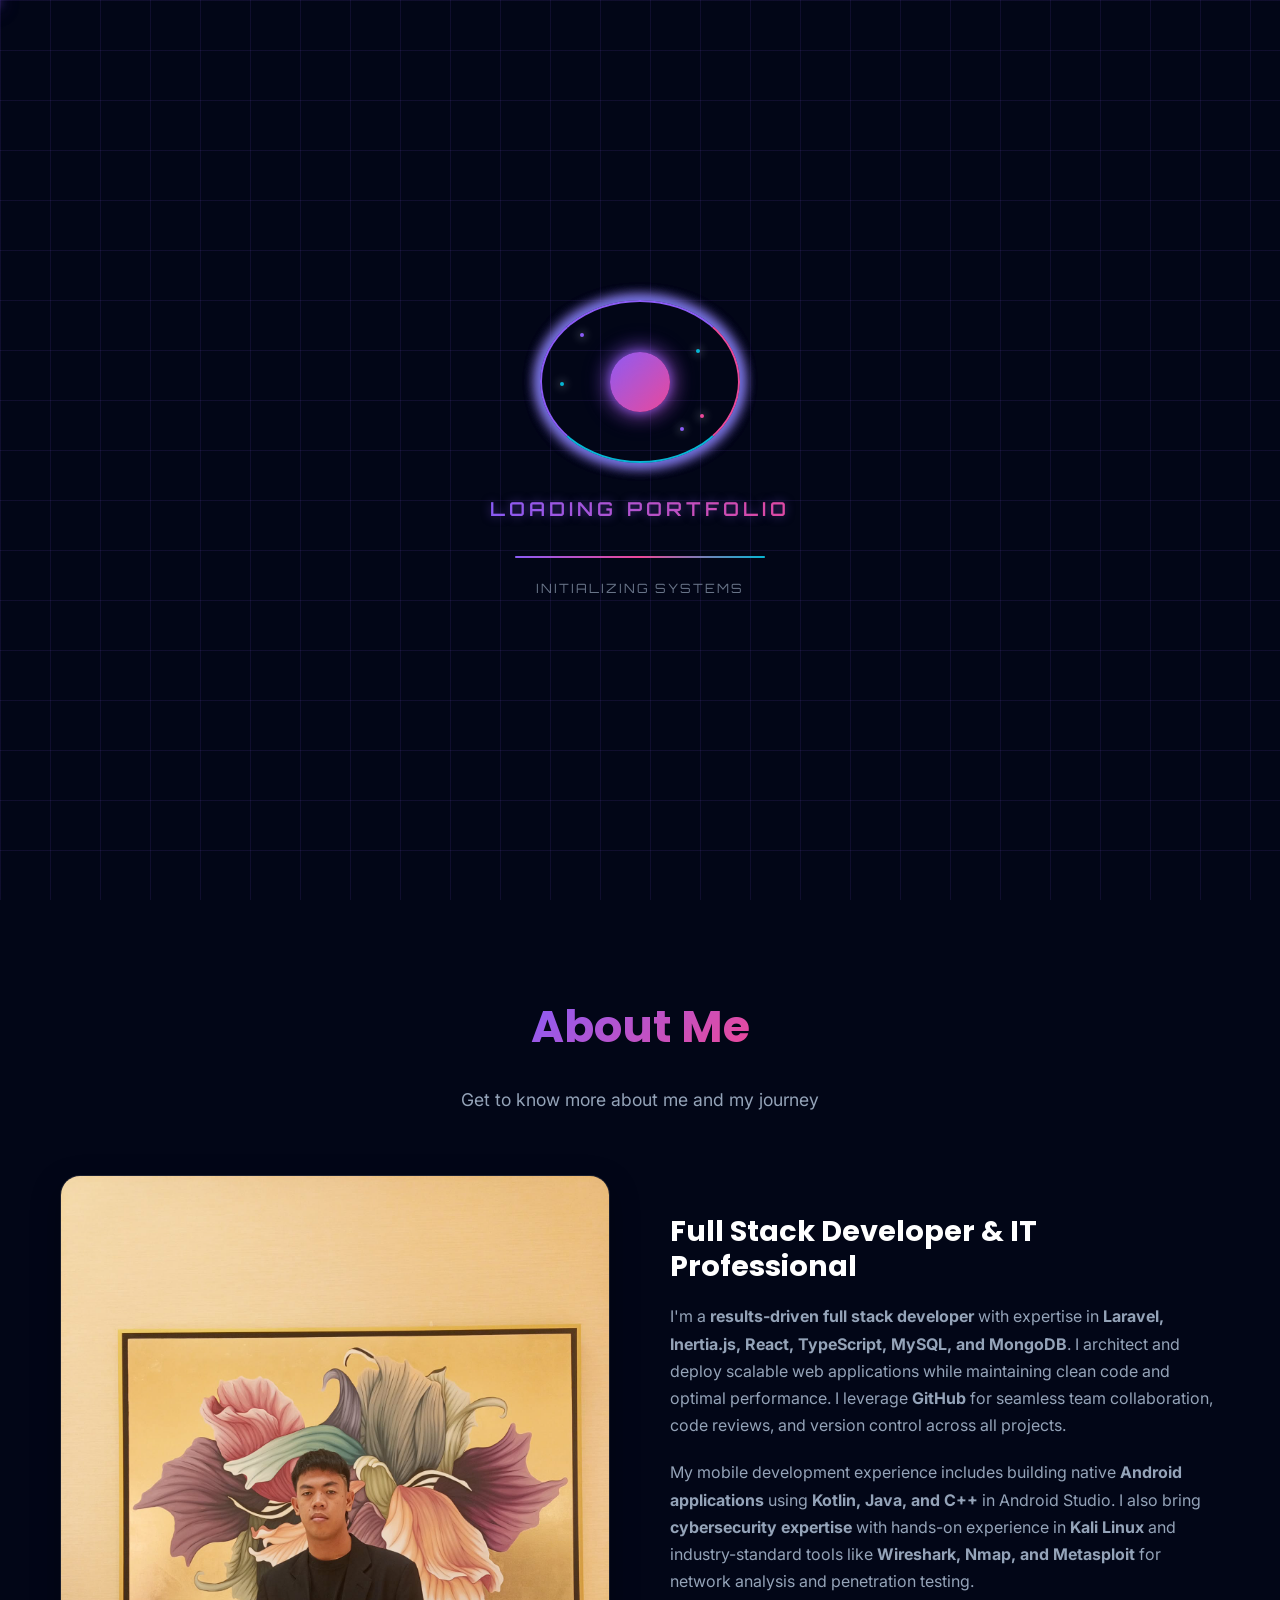
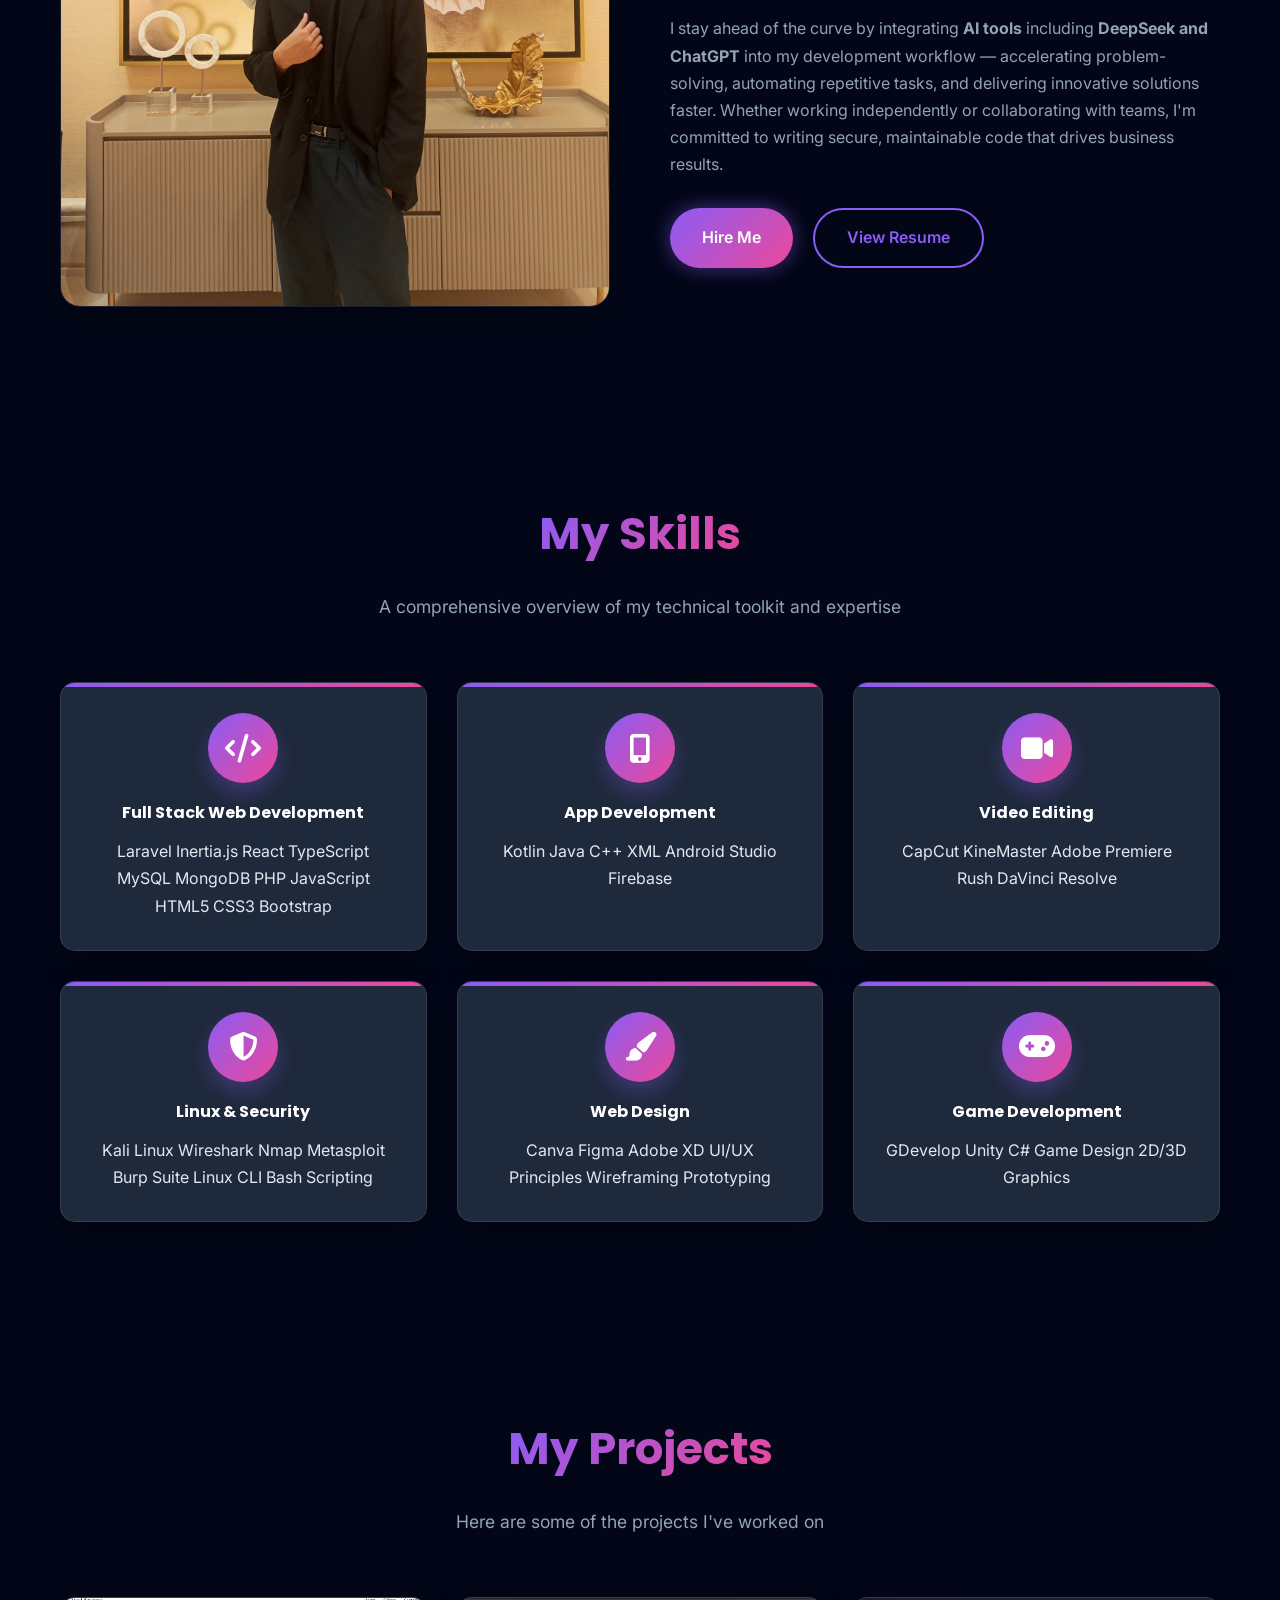
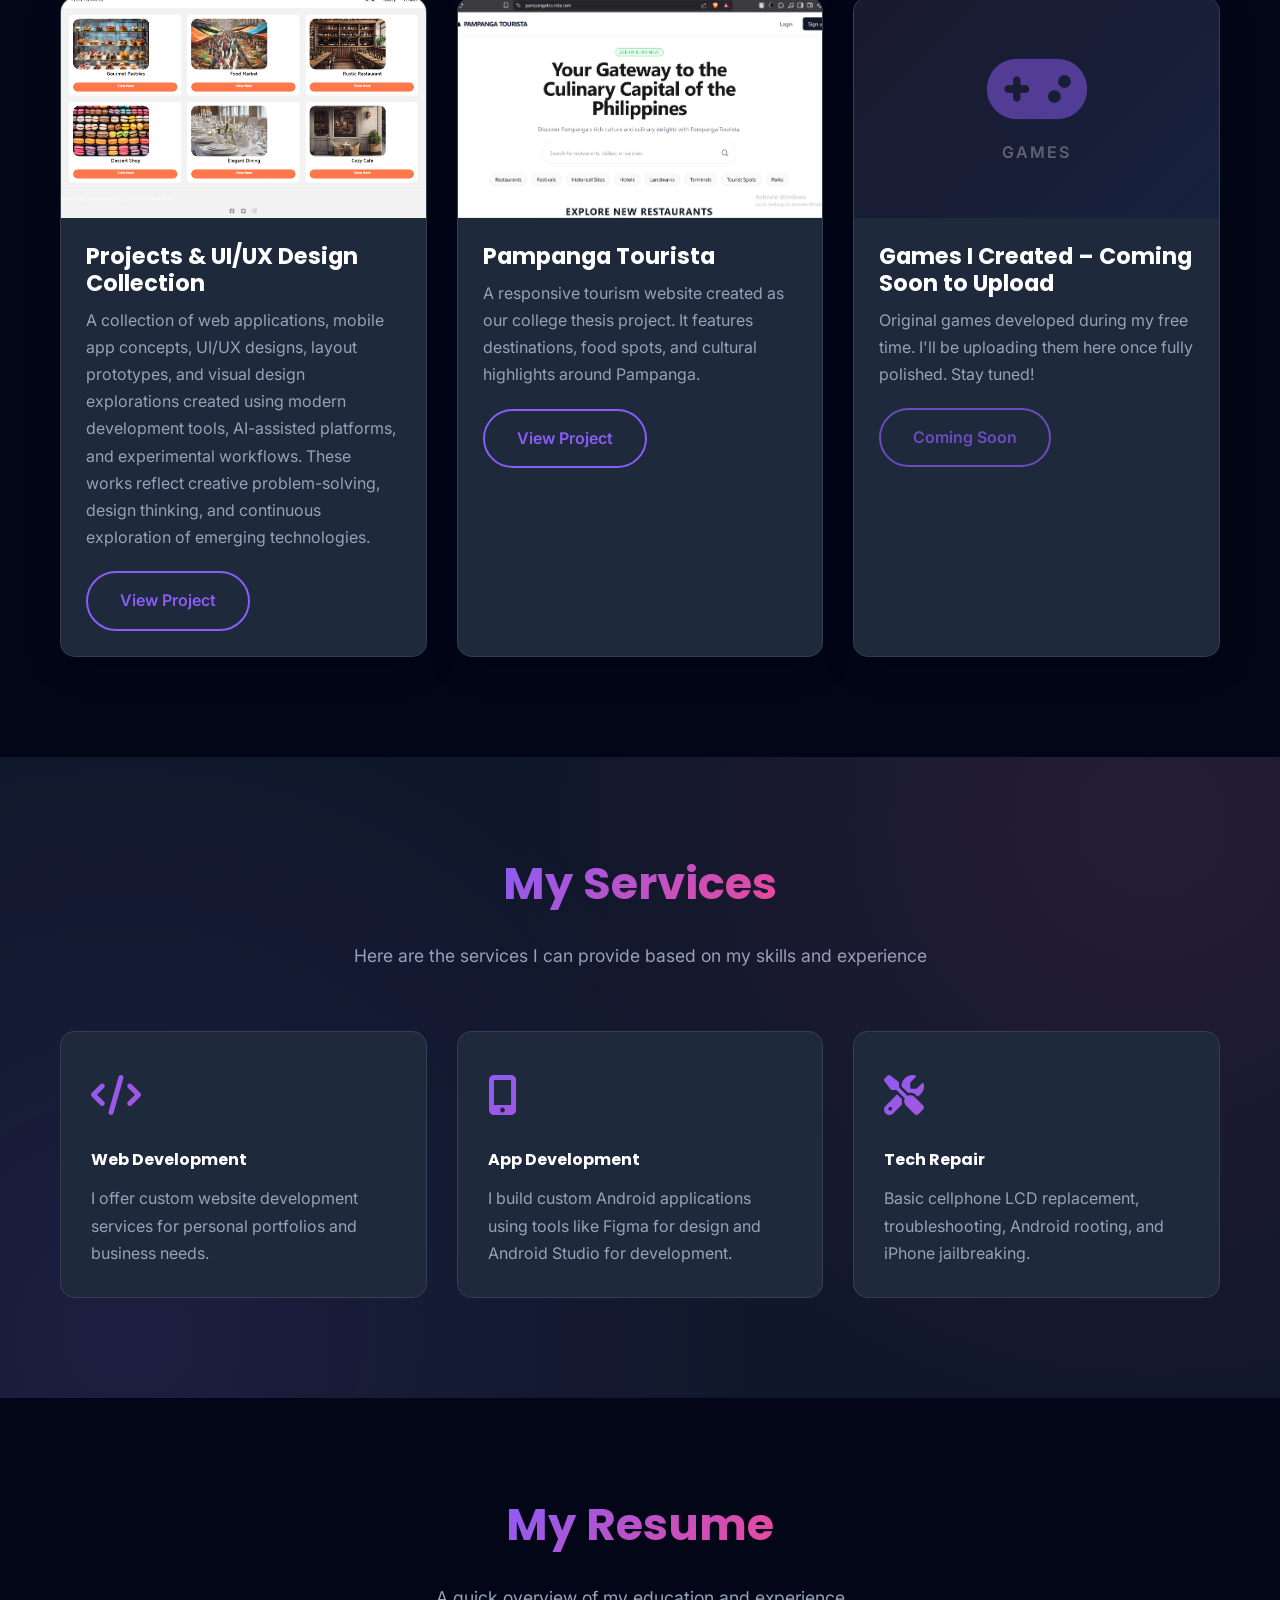
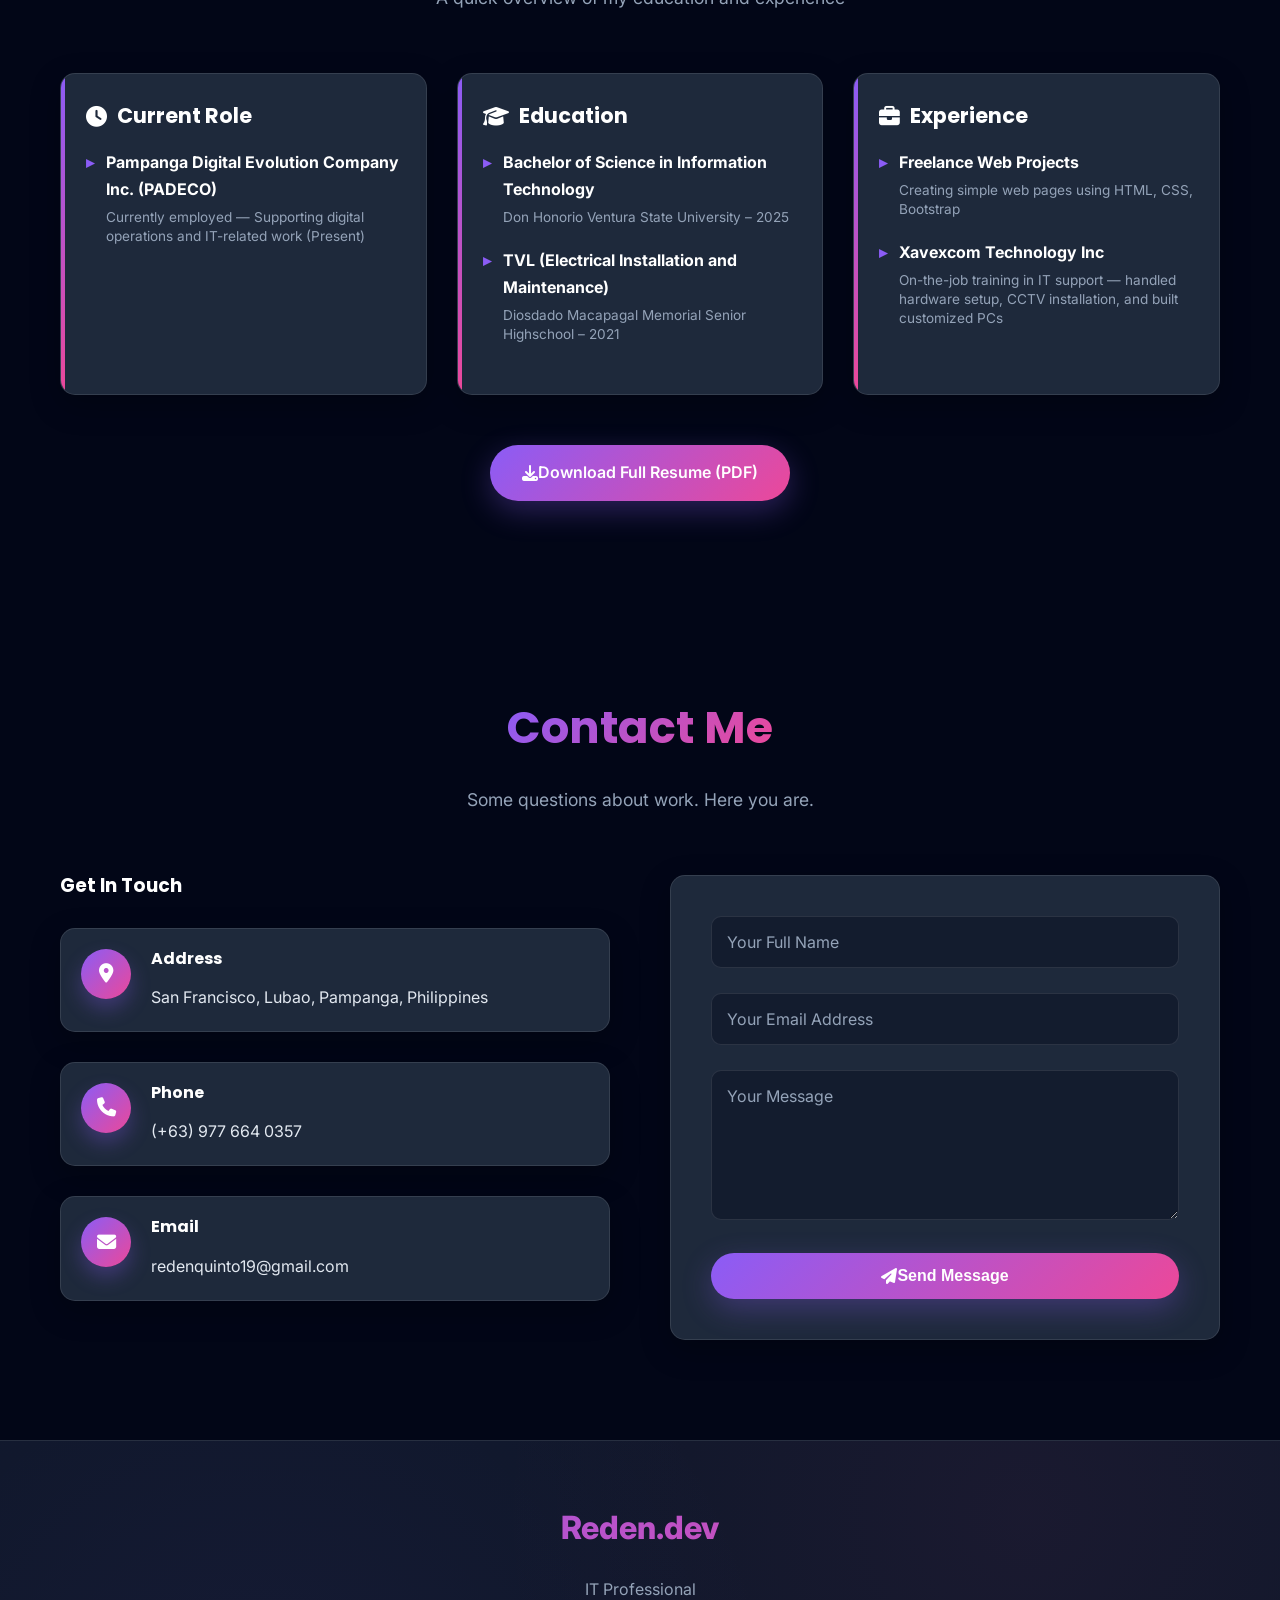
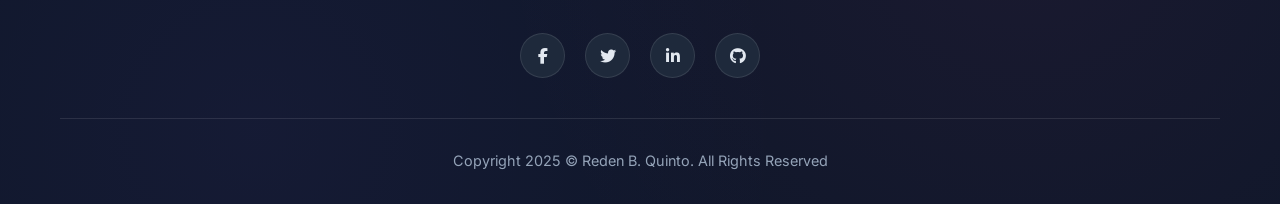
<file: RedenQPortfolio/RedenQPortfolio/index.html>
<!DOCTYPE html>
<html lang="en">
<head>
  
<!-- Primary Favicon -->
<link rel="icon" type="image/png" href="./images/Hacker.png">

<!-- Apple Touch Icon (for iOS home screen) --> 
<link rel="apple-touch-icon" sizes="180x180" href="./images/Hacker.png">

<!-- Android Chrome Icons -->
<link rel="icon" type="image/png" sizes="192x192" href="./images/Hacker.png">
<link rel="icon" type="image/png" sizes="512x512" href="./images/Hacker.png">

<!-- Theme Color (for browser toolbar) -->
<meta name="theme-color" content="#8B5CF6">
  <meta charset="UTF-8">
  <meta name="viewport" content="width=device-width, initial-scale=1.0, maximum-scale=5.0, user-scalable=yes">
  <title>Reden Quinto</title>
  
  <!-- Fonts -->
  

  <link href="https://fonts.googleapis.com/css2?family=Poppins:wght@300;400;500;600;700&family=Inter:wght@300;400;500;600&display=swap" rel="stylesheet">
  <link href="https://fonts.googleapis.com/css2?family=Orbitron:wght@400;500;600;700;800;900&display=swap" rel="stylesheet">
  
  <!-- Icons: Font Awesome + Bootstrap Icons (modern) -->
  <link rel="stylesheet" href="https://cdnjs.cloudflare.com/ajax/libs/font-awesome/6.4.0/css/all.min.css">
  <link rel="stylesheet" href="https://cdn.jsdelivr.net/npm/bootstrap-icons@1.11.3/font/bootstrap-icons.min.css">
  
  <style>
    /* Reset & Base Styles */
    * {
      margin: 0;
      padding: 0;
      box-sizing: border-box;
    }

    :root {
      --primary: #8B5CF6;
      --primary-dark: #7C3AED;
      --secondary: #EC4899;
      --accent: #06B6D4;
      --dark: #0F172A;
      --dark-light: #1E293B;
      --darker: #020617;
      --light: #F1F5F9;
      --text: #E2E8F0;
      --text-light: #94A3B8;
      --white: #FFFFFF;
      --gradient: linear-gradient(135deg, var(--primary) 0%, var(--secondary) 100%);
      --gradient-dark: linear-gradient(135deg, var(--dark) 0%, var(--dark-light) 100%);
      --gradient-accent: linear-gradient(135deg, var(--accent) 0%, var(--primary) 100%);
      --gradient-purple: linear-gradient(135deg, #8B5CF6 0%, #EC4899 100%);
      --shadow: 0 10px 30px rgba(0, 0, 0, 0.25);
      --shadow-hover: 0 20px 50px rgba(0, 0, 0, 0.4);
      --shadow-light: 0 5px 15px rgba(0, 0, 0, 0.1);
      --transition: all 0.4s cubic-bezier(0.175, 0.885, 0.32, 1.275);
      --glass: rgba(30, 41, 59, 0.7);
      --glass-light: rgba(30, 41, 59, 0.5);
      --border: rgba(255, 255, 255, 0.1);
      --neon-glow: 0 0 10px rgba(139, 92, 246, 0.7), 0 0 20px rgba(139, 92, 246, 0.5), 0 0 30px rgba(139, 92, 246, 0.3);
      --neon-pink-glow: 0 0 10px rgba(236, 72, 153, 0.7), 0 0 20px rgba(236, 72, 153, 0.5), 0 0 30px rgba(236, 72, 153, 0.3);
      --neon-cyan-glow: 0 0 10px rgba(6, 182, 212, 0.7), 0 0 20px rgba(6, 182, 212, 0.5), 0 0 30px rgba(6, 182, 212, 0.3);
    }

    body {
      font-family: 'Inter', sans-serif;
      line-height: 1.7;
      color: var(--text);
      background-color: var(--darker);
      overflow-x: hidden;
    }

    h1, h2, h3, h4, h5, h6 {
      font-family: 'Poppins', sans-serif;
      font-weight: 700;
      line-height: 1.2;
      margin-bottom: 1rem;
      color: var(--white);
    }

    a {
      text-decoration: none;
      color: inherit;
      transition: var(--transition);
    }

    .container {
      width: 100%;
      max-width: 1200px;
      margin: 0 auto;
      padding: 0 20px;
    }

    .section {
      padding: 100px 0;
    }

    .section-title {
      text-align: center;
      margin-bottom: 60px;
    }

    .section-title h2 {
      font-size: 2.8rem;
      background: var(--gradient);
      -webkit-background-clip: text;
      -webkit-text-fill-color: transparent;
      display: inline-block;
      position: relative;
    }

    .section-title p {
      color: var(--text-light);
      font-size: 1.1rem;
      max-width: 600px;
      margin: 15px auto 0;
    }

    .btn {
      display: inline-flex;
      align-items: center;
      justify-content: center;
      padding: 14px 32px;
      border-radius: 50px;
      font-weight: 600;
      font-size: 1rem;
      cursor: pointer;
      transition: var(--transition);
      border: none;
      outline: none;
      position: relative;
      overflow: hidden;
      z-index: 1;
    }

    .btn-primary {
      background: var(--gradient);
      color: var(--white);
      box-shadow: 0 10px 30px rgba(139, 92, 246, 0.3);
    }

    .btn-primary:hover {
      transform: translateY(-5px);
      box-shadow: 0 15px 40px rgba(139, 92, 246, 0.4);
    }

    .btn-outline {
      background: transparent;
      color: var(--primary);
      border: 2px solid var(--primary);
    }

    .btn-outline:hover {
      background: var(--primary);
      color: var(--white);
      transform: translateY(-5px);
    }

    .btn-glow {
      background: var(--gradient);
      color: var(--white);
      box-shadow: 0 0 20px rgba(139, 92, 246, 0.5);
    }

    .btn-glow:hover {
      box-shadow: 0 0 30px rgba(139, 92, 246, 0.8);
      transform: translateY(-3px);
    }

    /* Glass Effect */
    .glass {
      background: var(--glass);
      backdrop-filter: blur(10px);
      border: 1px solid var(--border);
    }

    .glass-light {
      background: var(--glass-light);
      backdrop-filter: blur(5px);
      border: 1px solid var(--border);
    }

    /* Header */
    header {
      position: fixed;
      top: 0;
      left: 0;
      width: 100%;
      z-index: 1000;
      padding: 25px 0;
      transition: var(--transition);
      background: rgba(15, 23, 42, 0.9);
      backdrop-filter: blur(10px);
      border-bottom: 1px solid rgba(255, 255, 255, 0.05);
    }

    header.scrolled {
      padding: 18px 0;
      box-shadow: 0 5px 20px rgba(0, 0, 0, 0.3);
    }

    .header-container {
      display: flex;
      justify-content: space-between;
      align-items: center;
    }

    .logo {
      font-size: 1.8rem;
      font-weight: 800;
      background: var(--gradient);
      -webkit-background-clip: text;
      -webkit-text-fill-color: transparent;
    }

    .nav-links {
      display: flex;
      gap: 30px;
    }

    .nav-links a {
      font-weight: 500;
      color: var(--text);
      position: relative;
      padding: 5px 0;
      display: flex;
      align-items: center;
      gap: 6px;
    }

    .nav-links a::after {
      content: '';
      position: absolute;
      bottom: 0;
      left: 0;
      width: 0;
      height: 2px;
      background: var(--gradient);
      transition: width 0.3s ease;
    }

    .nav-links a:hover {
      color: var(--white);
    }

    .nav-links a:hover::after {
      width: 100%;
    }

    .mobile-menu-btn {
      display: none;
      font-size: 1.5rem;
      cursor: pointer;
      color: var(--text);
    }

    /* Modern nav icons */
    .nav-icon {
      display: inline-flex;
      align-items: center;
      justify-content: center;
      font-size: 1.2rem;
      color: var(--primary);
      transition: var(--transition);
    }

    .nav-links a:hover .nav-icon {
      color: var(--white);
      transform: scale(1.1);
    }

    /* Hero Section - IMPROVED VISIBILITY */
    .hero {
      min-height: 100vh;
      display: flex;
      align-items: center;
      padding-top: 100px;
      position: relative;
      overflow: hidden;
      background: url('images/hacker-image.jpg') center center / cover no-repeat;
    }

    /* Dark overlay - REDUCED opacity for better image visibility */
    .hero::before {
      content: '';
      position: absolute;
      top: 0;
      left: 0;
      width: 100%;
      height: 100%;
      background: linear-gradient(135deg, rgba(15, 23, 42, 0.75) 0%, rgba(30, 41, 59, 0.8) 100%);
      z-index: 1;
    }

    /* Additional gradient overlays - SOFTENED */
    .hero::after {
      content: '';
      position: absolute;
      top: 0;
      left: 0;
      width: 100%;
      height: 100%;
      background: 
        radial-gradient(circle at 20% 80%, rgba(139, 92, 246, 0.15) 0%, transparent 50%),
        radial-gradient(circle at 80% 20%, rgba(236, 72, 153, 0.15) 0%, transparent 50%);
      z-index: 2;
      pointer-events: none;
    }

    .hero .container {
      display: flex;
      align-items: center;
      justify-content: space-between;
      gap: 40px;
      position: relative;
      z-index: 3;
    }

    .hero-content {
      flex: 1 1 50%;
      max-width: 700px;
      text-align: left;
    }

    .hero h1 {
      font-size: 3.5rem;
      margin-bottom: 20px;
      line-height: 1.1;
      text-align: left;
      color: var(--white);
      text-shadow: 0 2px 10px rgba(0,0,0,0.3);
    }

    .hero h1 span {
      background: var(--gradient);
      -webkit-background-clip: text;
      -webkit-text-fill-color: transparent;
    }

    .hero p {
      font-size: 1.2rem;
      margin-bottom: 40px;
      color: var(--text-light);
      max-width: 600px;
      text-align: left;
      margin-left: 0;
      margin-right: 0;
      text-shadow: 0 1px 5px rgba(0,0,0,0.2);
    }

    .hero-btns {
      display: flex;
      gap: 20px;
      flex-wrap: wrap;
      justify-content: flex-start;
    }

    /* Hero image - ADJUSTED for better visibility */
    .hero-image {
      flex: 0 0 300px;
      max-width: 300px;
      margin: 0 auto;
      position: relative;
    }

    .hero-image::before {
      content: '';
      position: absolute;
      top: -10px;
      left: -10px;
      right: -10px;
      bottom: -10px;
      background: var(--gradient);
      border-radius: 50%;
      opacity: 0.3;
      filter: blur(20px);
      z-index: -1;
      animation: pulse 3s ease-in-out infinite;
    }

    @keyframes pulse {
      0%, 100% { opacity: 0.3; transform: scale(1); }
      50% { opacity: 0.5; transform: scale(1.05); }
    }

    .hero-image img {
      width: 100%;
      height: auto;
      aspect-ratio: 1/1;
      object-fit: cover;
      border-radius: 50%;
      border: 4px solid rgba(255, 255, 255, 0.4);
      box-shadow: 0 0 30px rgba(139, 92, 246, 0.6), var(--shadow);
      transition: var(--transition);
      background: var(--dark-light);
      filter: brightness(1.05) contrast(1.1);
    }

    .hero-image img:hover {
      transform: scale(1.02);
      border-color: var(--primary);
      box-shadow: 0 0 40px rgba(139, 92, 246, 0.8);
    }

    /* About Section */
    .about-content {
      display: grid;
      grid-template-columns: 1fr 1fr;
      gap: 60px;
      align-items: center;
    }

    .about-image {
      border-radius: 20px;
      overflow: hidden;
      box-shadow: var(--shadow);
      position: relative;
      border: 1px solid var(--border);
    }

    .about-image::after {
      content: '';
      position: absolute;
      top: 0;
      left: 0;
      width: 100%;
      height: 100%;
      background: var(--gradient);
      opacity: 0.1;
      mix-blend-mode: overlay;
    }

    .about-image img {
      width: 100%;
      height: auto;
      display: block;
      transition: var(--transition);
    }

    .about-image:hover img {
      transform: scale(1.05);
    }

    .about-text h3 {
      font-size: 1.8rem;
      margin-bottom: 20px;
      color: var(--white);
    }

    .about-text p {
      margin-bottom: 20px;
      color: var(--text-light);
    }

    /* Skills Section */
    .skills-grid {
      display: grid;
      grid-template-columns: repeat(auto-fill, minmax(280px, 1fr));
      gap: 30px;
    }

    .skill-card {
      background: var(--dark-light);
      border-radius: 15px;
      padding: 30px;
      box-shadow: var(--shadow);
      transition: var(--transition);
      text-align: center;
      border: 1px solid var(--border);
      position: relative;
      overflow: hidden;
    }

    .skill-card::before {
      content: '';
      position: absolute;
      top: 0;
      left: 0;
      width: 100%;
      height: 4px;
      background: var(--gradient);
    }

    .skill-card:hover {
      transform: translateY(-10px);
      box-shadow: var(--shadow-hover);
      border-color: var(--primary);
    }

    .skill-icon {
      width: 70px;
      height: 70px;
      margin: 0 auto 20px;
      background: var(--gradient);
      border-radius: 50%;
      display: flex;
      align-items: center;
      justify-content: center;
      font-size: 1.8rem;
      color: var(--white);
      box-shadow: 0 10px 20px rgba(139, 92, 246, 0.3);
    }

    .skill-level {
      display: inline-block;
      padding: 6px 15px;
      border-radius: 50px;
      font-size: 0.9rem;
      font-weight: 600;
      margin-bottom: 15px;
    }

    .level-intermediate {
      background: rgba(139, 92, 246, 0.2);
      color: var(--primary);
      border: 1px solid rgba(139, 92, 246, 0.3);
    }

    .level-beginner {
      background: rgba(6, 182, 212, 0.2);
      color: var(--accent);
      border: 1px solid rgba(6, 182, 212, 0.3);
    }

    .level-learning {
      background: rgba(236, 72, 153, 0.2);
      color: var(--secondary);
      border: 1px solid rgba(236, 72, 153, 0.3);
    }

    /* Projects Section */
    .projects-grid {
      display: grid;
      grid-template-columns: repeat(auto-fill, minmax(350px, 1fr));
      gap: 30px;
    }

    .project-card {
      background: var(--dark-light);
      border-radius: 15px;
      overflow: hidden;
      box-shadow: var(--shadow);
      transition: var(--transition);
      border: 1px solid var(--border);
      position: relative;
    }

    .project-card:hover {
      transform: translateY(-10px);
      box-shadow: var(--shadow-hover);
      border-color: var(--primary);
    }

    .project-img {
      height: 220px;
      overflow: hidden;
      position: relative;
    }

    .project-img::after {
      content: '';
      position: absolute;
      top: 0;
      left: 0;
      width: 100%;
      height: 100%;
      background: var(--gradient);
      opacity: 0;
      mix-blend-mode: overlay;
      transition: var(--transition);
    }

    .project-card:hover .project-img::after {
      opacity: 0.3;
    }

    .project-img img {
      width: 100%;
      height: 100%;
      object-fit: cover;
      transition: var(--transition);
    }

    .project-card:hover .project-img img {
      transform: scale(1.05);
    }

    .project-content {
      padding: 25px;
    }

    .project-content h3 {
      font-size: 1.4rem;
      margin-bottom: 10px;
    }

    .project-content p {
      color: var(--text-light);
      margin-bottom: 20px;
    }

    /* Coming Soon Badge */
    .coming-soon-badge {
      position: absolute;
      top: 15px;
      right: 15px;
      background: var(--gradient);
      color: var(--white);
      font-size: 0.8rem;
      font-weight: 700;
      padding: 6px 14px;
      border-radius: 50px;
      letter-spacing: 0.5px;
      box-shadow: 0 5px 15px rgba(0,0,0,0.3);
      z-index: 10;
      text-transform: uppercase;
      border: 1px solid rgba(255,255,255,0.3);
      backdrop-filter: blur(4px);
    }

    /* Services Section */
    .services {
      background: var(--dark);
      position: relative;
      overflow: hidden;
    }

    .services::before {
      content: '';
      position: absolute;
      top: 0;
      left: 0;
      width: 100%;
      height: 100%;
      background: 
        radial-gradient(circle at 10% 90%, rgba(139, 92, 246, 0.1) 0%, transparent 50%),
        radial-gradient(circle at 90% 10%, rgba(236, 72, 153, 0.1) 0%, transparent 50%);
    }

    .services-grid {
      display: grid;
      grid-template-columns: repeat(auto-fill, minmax(280px, 1fr));
      gap: 30px;
      position: relative;
      z-index: 1;
    }

    .service-card {
      background: var(--dark-light);
      border-radius: 15px;
      padding: 30px;
      transition: var(--transition);
      border: 1px solid var(--border);
      position: relative;
      overflow: hidden;
    }

    .service-card::before {
      content: '';
      position: absolute;
      top: 0;
      left: 0;
      width: 100%;
      height: 100%;
      background: var(--gradient);
      opacity: 0;
      transition: var(--transition);
    }

    .service-card:hover {
      transform: translateY(-10px);
      border-color: var(--primary);
    }

    .service-card:hover::before {
      opacity: 0.05;
    }

    .service-icon {
      font-size: 2.5rem;
      margin-bottom: 20px;
      background: var(--gradient);
      -webkit-background-clip: text;
      -webkit-text-fill-color: transparent;
      position: relative;
      z-index: 1;
    }

    .service-card h4 {
      position: relative;
      z-index: 1;
    }

    .service-card p {
      color: var(--text-light);
      position: relative;
      z-index: 1;
    }

    /* Resume Section */
    .resume-content {
      display: grid;
      grid-template-columns: repeat(3, 1fr);
      gap: 30px;
    }

    .resume-box {
      background: var(--dark-light);
      padding: 30px 25px;
      border-radius: 15px;
      box-shadow: var(--shadow);
      transition: var(--transition);
      border: 1px solid var(--border);
      position: relative;
      overflow: hidden;
      height: 100%;
      display: flex;
      flex-direction: column;
    }

    .resume-box::before {
      content: '';
      position: absolute;
      top: 0;
      left: 0;
      width: 4px;
      height: 100%;
      background: var(--gradient);
    }

    .resume-box:hover {
      transform: translateY(-5px);
      box-shadow: var(--shadow-hover);
    }

    .resume-box h3 {
      display: flex;
      align-items: center;
      gap: 10px;
      margin-bottom: 20px;
      color: var(--white);
      font-size: 1.3rem;
    }

    .resume-box ul {
      list-style: none;
      flex: 1;
    }

    .resume-box li {
      margin-bottom: 20px;
      padding-left: 20px;
      position: relative;
    }

    .resume-box li::before {
      content: '▸';
      position: absolute;
      left: 0;
      color: var(--primary);
      font-weight: bold;
    }

    .resume-box strong {
      display: block;
      margin-bottom: 5px;
      color: var(--white);
      font-size: 1rem;
    }

    .resume-box small {
      color: var(--text-light);
      font-size: 0.85rem;
      line-height: 1.4;
      display: block;
    }

    .resume-download {
      text-align: center;
      margin-top: 50px;
    }

    /* Contact Section */
    .contact-content {
      display: grid;
      grid-template-columns: 1fr 1fr;
      gap: 60px;
    }

    .contact-info h3 {
      margin-bottom: 30px;
      color: var(--white);
    }

    .contact-box {
      display: flex;
      align-items: flex-start;
      gap: 20px;
      margin-bottom: 30px;
      padding: 20px;
      background: var(--dark-light);
      border-radius: 15px;
      box-shadow: var(--shadow);
      transition: var(--transition);
      border: 1px solid var(--border);
    }

    .contact-box:hover {
      transform: translateX(10px);
      box-shadow: var(--shadow-hover);
      border-color: var(--primary);
    }

    .contact-icon {
      width: 50px;
      height: 50px;
      background: var(--gradient);
      border-radius: 50%;
      display: flex;
      align-items: center;
      justify-content: center;
      color: var(--white);
      font-size: 1.2rem;
      flex-shrink: 0;
      box-shadow: 0 10px 20px rgba(139, 92, 246, 0.3);
    }

    .contact-form {
      background: var(--dark-light);
      padding: 40px;
      border-radius: 15px;
      box-shadow: var(--shadow);
      border: 1px solid var(--border);
    }

    .form-group {
      margin-bottom: 25px;
    }

    .form-group input,
    .form-group textarea {
      width: 100%;
      padding: 15px;
      border: 1px solid var(--border);
      border-radius: 10px;
      font-family: 'Inter', sans-serif;
      font-size: 1rem;
      transition: var(--transition);
      background: rgba(15, 23, 42, 0.7);
      color: var(--text);
    }

    .form-group input:focus,
    .form-group textarea:focus {
      outline: none;
      border-color: var(--primary);
      box-shadow: 0 0 0 3px rgba(139, 92, 246, 0.1);
    }

    .form-group input::placeholder,
    .form-group textarea::placeholder {
      color: var(--text-light);
    }

    .form-group textarea {
      min-height: 150px;
      resize: vertical;
    }

    /* Footer */
    footer {
      background: var(--dark);
      padding: 60px 0 30px;
      text-align: center;
      border-top: 1px solid var(--border);
      position: relative;
      overflow: hidden;
    }

    footer::before {
      content: '';
      position: absolute;
      top: 0;
      left: 0;
      width: 100%;
      height: 100%;
      background: 
        radial-gradient(circle at 20% 80%, rgba(139, 92, 246, 0.05) 0%, transparent 50%),
        radial-gradient(circle at 80% 20%, rgba(236, 72, 153, 0.05) 0%, transparent 50%);
    }

    .footer-content {
      margin-bottom: 40px;
      position: relative;
      z-index: 1;
    }

    .footer-logo {
      font-size: 2rem;
      font-weight: 800;
      margin-bottom: 20px;
      background: var(--gradient);
      -webkit-background-clip: text;
      -webkit-text-fill-color: transparent;
    }

    .social-links {
      display: flex;
      justify-content: center;
      gap: 20px;
      margin-top: 30px;
    }

    .social-link {
      width: 45px;
      height: 45px;
      background: var(--dark-light);
      border-radius: 50%;
      display: flex;
      align-items: center;
      justify-content: center;
      transition: var(--transition);
      border: 1px solid var(--border);
    }

    .social-link:hover {
      background: var(--gradient);
      transform: translateY(-5px);
      border-color: transparent;
    }

    .copyright {
      padding-top: 30px;
      border-top: 1px solid var(--border);
      color: var(--text-light);
      font-size: 0.9rem;
      position: relative;
      z-index: 1;
    }

    /* Particle Effect */
    .particles {
      position: fixed;
      top: 0;
      left: 0;
      width: 100%;
      height: 100%;
      pointer-events: none;
      z-index: 0;
    }

    .particle {
      position: absolute;
      width: 2px;
      height: 2px;
      background: var(--primary);
      border-radius: 50%;
      animation: float 15s infinite linear;
    }

    .particle:nth-child(odd) {
      background: var(--secondary);
    }

    .particle:nth-child(3n) {
      background: var(--accent);
    }

    @keyframes float {
      0% {
        transform: translateY(0) translateX(0);
        opacity: 0;
      }
      10% {
        opacity: 1;
      }
      90% {
        opacity: 1;
      }
      100% {
        transform: translateY(-100vh) translateX(100px);
        opacity: 0;
      }
    }

    /* FUTURISTIC PRELOADER STYLES */
    .preloader {
      position: fixed;
      top: 0;
      left: 0;
      width: 100%;
      height: 100%;
      background: var(--darker);
      display: flex;
      justify-content: center;
      align-items: center;
      z-index: 9999;
      transition: opacity 0.8s ease, visibility 0.8s ease;
      overflow: hidden;
    }

    .preloader.hidden {
      opacity: 0;
      visibility: hidden;
    }

    /* Animated background grid */
    .preloader-grid {
      position: absolute;
      top: 0;
      left: 0;
      width: 100%;
      height: 100%;
      background-image: 
        linear-gradient(rgba(139, 92, 246, 0.1) 1px, transparent 1px),
        linear-gradient(90deg, rgba(139, 92, 246, 0.1) 1px, transparent 1px);
      background-size: 50px 50px;
      animation: gridMove 20s linear infinite;
      z-index: 1;
    }

    @keyframes gridMove {
      0% { transform: translate(0, 0); }
      100% { transform: translate(50px, 50px); }
    }

    /* Scanning line effect */
    .preloader-scan {
      position: absolute;
      top: 0;
      left: -100%;
      width: 100%;
      height: 4px;
      background: linear-gradient(90deg, transparent, var(--primary), var(--secondary), var(--accent), transparent);
      animation: scan 3s ease-in-out infinite;
      z-index: 2;
      box-shadow: var(--neon-glow);
    }

    @keyframes scan {
      0% { left: -100%; }
      50% { left: 100%; }
      100% { left: 100%; }
    }

    /* Main loader container */
    .futuristic-loader {
      position: relative;
      width: 300px;
      height: 300px;
      display: flex;
      flex-direction: column;
      align-items: center;
      justify-content: center;
      z-index: 10;
    }

    /* Rotating rings */
    .ring-container {
      position: relative;
      width: 200px;
      height: 200px;
      margin-bottom: 30px;
    }

    .ring {
      position: absolute;
      top: 0;
      left: 0;
      width: 100%;
      height: 100%;
      border-radius: 50%;
      border: 2px solid transparent;
    }

    .ring-1 {
      border-top-color: var(--primary);
      border-right-color: transparent;
      border-bottom-color: transparent;
      border-left-color: transparent;
      animation: rotateRing 2s cubic-bezier(0.68, -0.55, 0.265, 1.55) infinite;
      box-shadow: 0 0 15px var(--primary);
    }

    .ring-2 {
      border-top-color: transparent;
      border-right-color: var(--secondary);
      border-bottom-color: transparent;
      border-left-color: transparent;
      animation: rotateRing 2.5s cubic-bezier(0.68, -0.55, 0.265, 1.55) infinite reverse;
      box-shadow: 0 0 15px var(--secondary);
    }

    .ring-3 {
      border-top-color: transparent;
      border-right-color: transparent;
      border-bottom-color: var(--accent);
      border-left-color: transparent;
      animation: rotateRing 3s cubic-bezier(0.68, -0.55, 0.265, 1.55) infinite;
      box-shadow: 0 0 15px var(--accent);
    }

    .ring-4 {
      border-top-color: transparent;
      border-right-color: transparent;
      border-bottom-color: transparent;
      border-left-color: var(--primary);
      animation: rotateRing 3.5s cubic-bezier(0.68, -0.55, 0.265, 1.55) infinite reverse;
      box-shadow: 0 0 15px var(--primary);
    }

    @keyframes rotateRing {
      0% { transform: rotate(0deg) scale(0.8); opacity: 0.5; }
      50% { transform: rotate(180deg) scale(1); opacity: 1; }
      100% { transform: rotate(360deg) scale(0.8); opacity: 0.5; }
    }

    /* Center core */
    .core {
      position: absolute;
      top: 50%;
      left: 50%;
      transform: translate(-50%, -50%);
      width: 60px;
      height: 60px;
      background: var(--gradient);
      border-radius: 50%;
      box-shadow: var(--neon-glow);
      animation: pulseCore 2s ease-in-out infinite;
      z-index: 5;
    }

    .core::before {
      content: '';
      position: absolute;
      top: -5px;
      left: -5px;
      right: -5px;
      bottom: -5px;
      background: var(--gradient);
      border-radius: 50%;
      opacity: 0.3;
      filter: blur(10px);
      animation: pulseCoreGlow 2s ease-in-out infinite;
    }

    @keyframes pulseCore {
      0%, 100% { transform: translate(-50%, -50%) scale(1); }
      50% { transform: translate(-50%, -50%) scale(1.2); }
    }

    @keyframes pulseCoreGlow {
      0%, 100% { opacity: 0.3; filter: blur(10px); }
      50% { opacity: 0.6; filter: blur(15px); }
    }

    /* Floating particles around rings */
    .floating-particles {
      position: absolute;
      top: 0;
      left: 0;
      width: 100%;
      height: 100%;
    }

    .float-particle {
      position: absolute;
      width: 4px;
      height: 4px;
      background: var(--primary);
      border-radius: 50%;
      box-shadow: 0 0 10px currentColor;
      animation: floatParticle 3s ease-in-out infinite;
    }

    .float-particle:nth-child(1) { top: 20%; left: 20%; background: var(--primary); animation-delay: 0s; }
    .float-particle:nth-child(2) { top: 70%; left: 80%; background: var(--secondary); animation-delay: 0.5s; }
    .float-particle:nth-child(3) { top: 30%; right: 20%; background: var(--accent); animation-delay: 1s; }
    .float-particle:nth-child(4) { bottom: 20%; left: 70%; background: var(--primary); animation-delay: 1.5s; }
    .float-particle:nth-child(5) { bottom: 40%; right: 40%; background: var(--secondary); animation-delay: 2s; }
    .float-particle:nth-child(6) { top: 50%; left: 10%; background: var(--accent); animation-delay: 2.5s; }

    @keyframes floatParticle {
      0%, 100% { transform: translate(0, 0) scale(1); opacity: 0.5; }
      25% { transform: translate(10px, -10px) scale(1.5); opacity: 1; }
      50% { transform: translate(20px, 0) scale(1); opacity: 0.8; }
      75% { transform: translate(10px, 10px) scale(1.2); opacity: 1; }
    }

    /* Progress bar */
    .progress-container {
      width: 250px;
      height: 3px;
      background: rgba(255, 255, 255, 0.1);
      border-radius: 3px;
      margin: 20px 0;
      position: relative;
      overflow: hidden;
    }

    .progress-bar {
      position: absolute;
      top: 0;
      left: 0;
      height: 100%;
      width: 0%;
      background: linear-gradient(90deg, var(--primary), var(--secondary), var(--accent));
      animation: progress 5s linear forwards;
      box-shadow: var(--neon-glow);
    }

    @keyframes progress {
      0% { width: 0%; }
      20% { width: 20%; }
      40% { width: 40%; }
      60% { width: 60%; }
      80% { width: 80%; }
      100% { width: 100%; }
    }

    /* Loading text */
    .loading-text {
      font-family: 'Orbitron', sans-serif;
      font-size: 1.2rem;
      font-weight: 600;
      letter-spacing: 4px;
      text-transform: uppercase;
      background: linear-gradient(90deg, var(--primary), var(--secondary), var(--accent), var(--primary));
      -webkit-background-clip: text;
      -webkit-text-fill-color: transparent;
      background-size: 300% 100%;
      animation: gradientShift 3s linear infinite, glitch 2s ease-in-out infinite;
      margin-bottom: 10px;
      text-shadow: 0 0 10px rgba(139, 92, 246, 0.5);
    }

    @keyframes gradientShift {
      0% { background-position: 0% 50%; }
      50% { background-position: 100% 50%; }
      100% { background-position: 0% 50%; }
    }

    @keyframes glitch {
      0%, 100% { transform: skew(0deg, 0deg); opacity: 1; }
      95% { transform: skew(0deg, 0deg); opacity: 1; }
      96% { transform: skew(5deg, 2deg); opacity: 0.8; }
      97% { transform: skew(-5deg, -2deg); opacity: 0.9; }
      98% { transform: skew(3deg, 1deg); opacity: 0.8; }
      99% { transform: skew(0deg, 0deg); opacity: 1; }
    }

    .loading-subtext {
      font-family: 'Orbitron', sans-serif;
      font-size: 0.8rem;
      color: var(--text-light);
      letter-spacing: 2px;
      text-transform: uppercase;
      opacity: 0.7;
      animation: blink 2s ease-in-out infinite;
    }

    @keyframes blink {
      0%, 100% { opacity: 0.7; }
      50% { opacity: 0.3; }
    }

    /* Binary rain effect */
    .binary-rain {
      position: absolute;
      top: 0;
      left: 0;
      width: 100%;
      height: 100%;
      pointer-events: none;
      z-index: 0;
      opacity: 0.1;
    }

    .binary-column {
      position: absolute;
      top: -100%;
      color: var(--primary);
      font-family: monospace;
      font-size: 14px;
      white-space: nowrap;
      animation: binaryRain 10s linear infinite;
    }

    @keyframes binaryRain {
      0% { transform: translateY(0); }
      100% { transform: translateY(200vh); }
    }

    /* Responsive adjustments */
    @media (max-width: 992px) {
      .hero h1 {
        font-size: 2.8rem;
      }
      .hero .container {
        flex-direction: column;
        text-align: left;
      }
      .hero-content {
        max-width: 100%;
        text-align: left;
      }
      .hero p {
        margin-left: 0;
        margin-right: 0;
      }
      .hero-btns {
        justify-content: flex-start;
      }
      .hero-image {
        flex: 0 0 260px;
        max-width: 260px;
        margin-bottom: 20px;
        margin-left: 0;
      }
      
      .section-title h2 {
        font-size: 2.4rem;
      }
      
      .about-content,
      .contact-content {
        grid-template-columns: 1fr;
        gap: 40px;
      }
      
      .resume-content {
        grid-template-columns: repeat(2, 1fr);
      }
    }

    @media (max-width: 768px) {
      .section {
        padding: 80px 0;
      }
      
      .nav-links {
        position: fixed;
        top: 80px;
        left: 0;
        width: 100%;
        background: var(--dark-light);
        flex-direction: column;
        padding: 20px;
        box-shadow: 0 10px 30px rgba(0, 0, 0, 0.3);
        transform: translateY(-100%);
        opacity: 0;
        visibility: hidden;
        transition: var(--transition);
        border: 1px solid var(--border);
        border-radius: 0 0 15px 15px;
      }
      
      .nav-links.active {
        transform: translateY(0);
        opacity: 1;
        visibility: visible;
      }
      
      .mobile-menu-btn {
        display: block;
      }
      
      .hero h1 {
        font-size: 2.3rem;
      }
      
      .hero p {
        font-size: 1.1rem;
      }
      
      .hero-image {
        flex: 0 0 220px;
        max-width: 220px;
      }
      
      .projects-grid {
        grid-template-columns: 1fr;
      }

      .nav-links a {
        padding: 12px 0;
        font-size: 1.1rem;
      }
      
      .resume-content {
        grid-template-columns: 1fr;
      }
      
      .futuristic-loader {
        transform: scale(0.8);
      }
    }

    @media (max-width: 576px) {
      .hero h1 {
        font-size: 2rem;
      }
      
      .section-title h2 {
        font-size: 2rem;
      }
      
      .hero-btns {
        flex-direction: column;
        align-items: flex-start;
        width: 100%;
      }
      
      .btn {
        width: 100%;
        justify-content: center;
      }
      
      .hero-image {
        flex: 0 0 200px;
        max-width: 200px;
      }
      
      .futuristic-loader {
        transform: scale(0.7);
      }
    }
  </style>
</head>
<body>
  <!-- Futuristic Preloader -->
  <div class="preloader" id="preloader">
    <!-- Animated grid background -->
    <div class="preloader-grid"></div>
    
    <!-- Scanning line effect -->
    <div class="preloader-scan"></div>
    
    <!-- Binary rain effect -->
    <div class="binary-rain" id="binaryRain"></div>
    
    <!-- Main loader content -->
    <div class="futuristic-loader">
      <div class="ring-container">
        <div class="ring ring-1"></div>
        <div class="ring ring-2"></div>
        <div class="ring ring-3"></div>
        <div class="ring ring-4"></div>
        <div class="core"></div>
        
        <!-- Floating particles -->
        <div class="floating-particles">
          <div class="float-particle"></div>
          <div class="float-particle"></div>
          <div class="float-particle"></div>
          <div class="float-particle"></div>
          <div class="float-particle"></div>
          <div class="float-particle"></div>
        </div>
      </div>
      
      <!-- Loading text with glitch effect -->
      <div class="loading-text">LOADING PORTFOLIO</div>
      
      <!-- Progress bar -->
      <div class="progress-container">
        <div class="progress-bar"></div>
      </div>
      
      <!-- Subtext -->
      <div class="loading-subtext">INITIALIZING SYSTEMS</div>
    </div>
  </div>

  <!-- Particle Background -->
  <div class="particles" id="particles"></div>

  <!-- Header -->
  <header id="header">
    <div class="container header-container">
      <a href="#" class="logo">Reden.dev</a>
      
      <nav class="nav">
        <div class="mobile-menu-btn" id="mobileMenuBtn">
          <i class="fas fa-bars"></i>
        </div>
        <div class="nav-links" id="navLinks">
          <!-- Modern Bootstrap Icons -->
          <a href="#home"><i class="nav-icon bi bi-house-door-fill"></i> Home</a>
          <a href="#about"><i class="nav-icon bi bi-person-badge-fill"></i> About</a>
          <a href="#skills"><i class="nav-icon bi bi-tools"></i> Skills</a>
          <a href="#projects"><i class="nav-icon bi bi-kanban-fill"></i> Projects</a>
          <a href="#services"><i class="nav-icon bi bi-gear-fill"></i> Services</a>
          <a href="#resume"><i class="nav-icon bi bi-file-text-fill"></i> Resume</a>
          <a href="#contact"><i class="nav-icon bi bi-envelope-fill"></i> Contact</a>
        </div>
      </nav>
    </div>
  </header>

  <!-- Hero Section - IMPROVED VISIBILITY -->
  <section class="hero" id="home">
    <div class="container">
      <div class="hero-content">
        <h1>Hello, I'm <br><span>Reden Quinto</span></h1>
        <p>
          An aspiring IT professional passionate about technology and continuous learning. 
          Exploring new tools while building a meaningful career in the IT industry.
        </p>
        <div class="hero-btns">
          <a href="#projects" class="btn btn-primary">
            <i class="fas fa-code"></i> View Projects
          </a>
          <a href="#contact" class="btn btn-outline">
            <i class="fas fa-paper-plane"></i> Contact Me
          </a>
        </div>
      </div>
      
      
    </div>
  </section>

  <!-- About Section -->
  <section class="section" id="about">
    <div class="container"> 
      <div class="section-title">
        <h2>About Me</h2>
        <p>Get to know more about me and my journey</p>
      </div>
      
      <div class="about-content">
        <div class="about-image">
          <img src="images/M.E.jpeg" alt="Reden Quinto">
        </div>
<div class="about-text">
  <h3>Full Stack Developer & IT Professional</h3>
  <p>
    I'm a <strong>results-driven full stack developer</strong> with expertise in <strong>Laravel, Inertia.js, React, TypeScript, 
    MySQL, and MongoDB</strong>. I architect and deploy scalable web applications while maintaining clean code 
    and optimal performance. I leverage <strong>GitHub</strong> for seamless team collaboration, code reviews, 
    and version control across all projects.
  </p>
  <p>
    My mobile development experience includes building native <strong>Android applications</strong> using 
    <strong>Kotlin, Java, and C++</strong> in Android Studio. I also bring <strong>cybersecurity expertise</strong> 
    with hands-on experience in <strong>Kali Linux</strong> and industry-standard tools like 
    <strong>Wireshark, Nmap, and Metasploit</strong> for network analysis and penetration testing.
  </p>
  <p>
    I stay ahead of the curve by integrating <strong>AI tools</strong> including <strong>DeepSeek and ChatGPT</strong> 
    into my development workflow — accelerating problem-solving, automating repetitive tasks, and delivering 
    innovative solutions faster. Whether working independently or collaborating with teams, I'm committed to 
    writing secure, maintainable code that drives business results.
  </p>
  <div class="hero-btns" style="margin-top: 30px;">
    <a href="#contact" class="btn btn-glow">Hire Me</a>
    <a href="#resume" class="btn btn-outline">View Resume</a>
  </div>
</div>
      </div>
    </div>
  </section>

  <!-- Skills Section -->
<section class="section" id="skills">
  <div class="container">
    <div class="section-title">
      <h2>My Skills</h2>
      <p>A comprehensive overview of my technical toolkit and expertise</p>
    </div>
    
    <div class="skills-grid">
      <!-- Full Stack Web Development -->
      <div class="skill-card">
        <div class="skill-icon">
          <i class="fas fa-code"></i>
        </div>
        <h4>Full Stack Web Development</h4>
        <div class="skill-tags">
          <span class="skill-tag">Laravel</span>
          <span class="skill-tag">Inertia.js</span>
          <span class="skill-tag">React</span>
          <span class="skill-tag">TypeScript</span>
          <span class="skill-tag">MySQL</span>
          <span class="skill-tag">MongoDB</span>
          <span class="skill-tag">PHP</span>
          <span class="skill-tag">JavaScript</span>
          <span class="skill-tag">HTML5</span>
          <span class="skill-tag">CSS3</span>
          <span class="skill-tag">Bootstrap</span>
        </div>
      </div>
      
      <!-- App Development -->
      <div class="skill-card">
        <div class="skill-icon">
          <i class="fas fa-mobile-alt"></i>
        </div>
        <h4>App Development</h4>
        <div class="skill-tags">
          <span class="skill-tag">Kotlin</span>
          <span class="skill-tag">Java</span>
          <span class="skill-tag">C++</span>
          <span class="skill-tag">XML</span>
          <span class="skill-tag">Android Studio</span>
          <span class="skill-tag">Firebase</span>
        </div>
      </div>
      
      <!-- Video Editing -->
      <div class="skill-card">
        <div class="skill-icon">
          <i class="fas fa-video"></i>
        </div>
        <h4>Video Editing</h4>
        <div class="skill-tags">
          <span class="skill-tag">CapCut</span>
          <span class="skill-tag">KineMaster</span>
          <span class="skill-tag">Adobe Premiere Rush</span>
          <span class="skill-tag">DaVinci Resolve</span>
        </div>
      </div>
      
      <!-- Linux & Security -->
      <div class="skill-card">
        <div class="skill-icon">
          <i class="fas fa-shield-alt"></i>
        </div>
        <h4>Linux & Security</h4>
        <div class="skill-tags">
          <span class="skill-tag">Kali Linux</span>
          <span class="skill-tag">Wireshark</span>
          <span class="skill-tag">Nmap</span>
          <span class="skill-tag">Metasploit</span>
          <span class="skill-tag">Burp Suite</span>
          <span class="skill-tag">Linux CLI</span>
          <span class="skill-tag">Bash Scripting</span>
        </div>
      </div>
      
      <!-- Web Design -->
      <div class="skill-card">
        <div class="skill-icon">
          <i class="fas fa-paint-brush"></i>
        </div>
        <h4>Web Design</h4>
        <div class="skill-tags">
          <span class="skill-tag">Canva</span>
          <span class="skill-tag">Figma</span>
          <span class="skill-tag">Adobe XD</span>
          <span class="skill-tag">UI/UX Principles</span>
          <span class="skill-tag">Wireframing</span>
          <span class="skill-tag">Prototyping</span>
        </div>
      </div>
      
      <!-- Game Development -->
      <div class="skill-card">
        <div class="skill-icon">
          <i class="fas fa-gamepad"></i>
        </div>
        <h4>Game Development</h4>
        <div class="skill-tags">
          <span class="skill-tag">GDevelop</span>
          <span class="skill-tag">Unity</span>
          <span class="skill-tag">C#</span>
          <span class="skill-tag">Game Design</span>
          <span class="skill-tag">2D/3D Graphics</span>
        </div>
      </div>
    </div>
  </div>
</section>

  <!-- Projects Section -->
  <section class="section" id="projects">
    <div class="container">
      <div class="section-title">
        <h2>My Projects</h2>
        <p>Here are some of the projects I've worked on</p>
      </div>
      
      <div class="projects-grid">
        <!-- Project 1 -->
        <div class="project-card">
          <div class="project-img">
            <img src="images/Gallery3.png" alt="Project 1">
          </div>
          <div class="project-content">
            <h3>Projects & UI/UX Design Collection</h3>
<p>A collection of web applications, mobile app concepts, UI/UX designs, layout prototypes, and visual design explorations created using modern development tools, AI-assisted platforms, and experimental workflows. These works reflect creative problem-solving, design thinking, and continuous exploration of emerging technologies.</p>
            <a href="html/gallery_with_carousels.html" target="_blank" class="btn btn-outline">View Project</a>
          </div>
        </div>
        
        <!-- Project 2 -->
        <div class="project-card">
          <div class="project-img">
            <img src="images/Screenshot 2025-06-12 144044.png" alt="Project 2">
          </div>
          <div class="project-content">
            <h3>Pampanga Tourista</h3>
            <p>A responsive tourism website created as our college thesis project. It features destinations, food spots, and cultural highlights around Pampanga.</p>
            <a href="https://www.pampangatourista.com/" target="_blank" class="btn btn-outline">View Project</a>
          </div>
        </div>

       <!-- Games Card - With animated icon placeholder -->
<div class="project-card">
  <div class="project-img" style="background: linear-gradient(135deg, #1a1a2e, #16213e); display: flex; align-items: center; justify-content: center; position: relative;">
    <div style="text-align: center;">
      <i class="fas fa-gamepad" style="font-size: 5rem; color: rgba(139, 92, 246, 0.5); margin-bottom: 10px; animation: pulse 2s infinite;"></i>
      <p style="color: rgba(255,255,255,0.3); font-weight: 600; letter-spacing: 2px;">GAMES</p>
    </div>
    <span class="coming-soon-badge">Coming Soon</span>
  </div>
  <div class="project-content">
    <h3>Games I Created – Coming Soon to Upload</h3>
    <p>Original games developed during my free time. I'll be uploading them here once fully polished. Stay tuned!</p>
    <span class="btn btn-outline" style="opacity: 0.7; pointer-events: none; cursor: default;">Coming Soon</span>
  </div>
</div>
    </div>
  </section>

  <!-- Services Section -->
  <section class="section services" id="services">
    <div class="container">
      <div class="section-title">
        <h2>My Services</h2>
        <p>Here are the services I can provide based on my skills and experience</p>
      </div>
      
      <div class="services-grid">
        <!-- Service 1 -->
        <div class="service-card">
          <div class="service-icon">
            <i class="fas fa-code"></i>
          </div>
          <h4>Web Development</h4>
          <p>I offer custom website development services for personal portfolios and business needs.</p>
        </div>
        
        <!-- Service 2 -->
        <div class="service-card">
          <div class="service-icon">
            <i class="fas fa-mobile-alt"></i>
          </div>
          <h4>App Development</h4>
          <p>I build custom Android applications using tools like Figma for design and Android Studio for development.</p>
        </div>
        
        <!-- Service 3 -->
        <div class="service-card">
          <div class="service-icon">
            <i class="fas fa-tools"></i>
          </div>
          <h4>Tech Repair</h4>
          <p>Basic cellphone LCD replacement, troubleshooting, Android rooting, and iPhone jailbreaking.</p>
        </div>
      </div>
    </div>
  </section>

  <!-- Resume Section -->
  <section class="section" id="resume">
    <div class="container">
      <div class="section-title">
        <h2>My Resume</h2>
        <p>A quick overview of my education and experience</p>
      </div>
      
      <div class="resume-content">
        <!-- Current Role Box -->
        <div class="resume-box">
          <h3><i class="fas fa-clock"></i> Current Role</h3>
          <ul>
            <li>
              <strong>Pampanga Digital Evolution Company Inc. (PADECO)</strong>
              <small>Currently employed — Supporting digital operations and IT-related work (Present)</small>
            </li>
          </ul>
        </div>
        
        <div class="resume-box">
          <h3><i class="fas fa-graduation-cap"></i> Education</h3>
          <ul>
            <li>
              <strong>Bachelor of Science in Information Technology</strong>
              <small>Don Honorio Ventura State University – 2025</small>
            </li>
            <li>
              <strong>TVL (Electrical Installation and Maintenance)</strong>
              <small>Diosdado Macapagal Memorial Senior Highschool – 2021</small>
            </li>
          </ul>
        </div>
        
        <div class="resume-box">
          <h3><i class="fas fa-briefcase"></i> Experience</h3>
          <ul>
            <li>
              <strong>Freelance Web Projects</strong>
              <small>Creating simple web pages using HTML, CSS, Bootstrap</small>
            </li>
            <li>
              <strong>Xavexcom Technology Inc</strong>
              <small>On-the-job training in IT support — handled hardware setup, CCTV installation, and built customized PCs</small>
            </li>
          </ul>
        </div>
      </div>
      
      <div class="resume-download">
        <a href="/pdf_resume/Reden Quinto(IT_Resume).pdf" download class="btn btn-primary">
          <i class="fas fa-download"></i> Download Full Resume (PDF)
        </a>
      </div>
    </div>
  </section>

  <!-- Contact Section -->
  <section class="section" id="contact">
    <div class="container">
      <div class="section-title">
        <h2>Contact Me</h2>
        <p>Some questions about work. Here you are.</p>
      </div>
      
      <div class="contact-content">
        <div class="contact-info">
          <h3>Get In Touch</h3>
          
          <div class="contact-box">
            <div class="contact-icon">
              <i class="fas fa-map-marker-alt"></i>
            </div>
            <div>
              <h4>Address</h4>
              <p>San Francisco, Lubao, Pampanga, Philippines</p>
            </div>
          </div>
          
          <div class="contact-box">
            <div class="contact-icon">
              <i class="fas fa-phone"></i>
            </div>
            <div>
              <h4>Phone</h4>
              <p>(+63) 977 664 0357</p>
            </div>
          </div>
          
          <div class="contact-box">
            <div class="contact-icon">
              <i class="fas fa-envelope"></i>
            </div>
            <div>
              <h4>Email</h4>
              <p>redenquinto19@gmail.com</p>
            </div>
          </div>
        </div>
        
        <div class="contact-form">
          <form action="https://formsubmit.co/redenquinto19@gmail.com" method="POST">
            <input type="hidden" name="_captcha" value="false">
            <input type="hidden" name="_next" value="https://redenquintopersonalportfolio.netlify.app//thank-you.html">
            
            <div class="form-group">
              <input type="text" name="name" placeholder="Your Full Name" required>
            </div>
            
            <div class="form-group">
              <input type="email" name="email" placeholder="Your Email Address" required>
            </div>
            
            <div class="form-group">
              <textarea name="message" placeholder="Your Message" required></textarea>
            </div>
            
            <button type="submit" class="btn btn-primary" style="width: 100%;">
              <i class="fas fa-paper-plane"></i> Send Message
            </button>
          </form>
        </div>
      </div>
    </div>
  </section>

  <!-- Footer -->
  <footer>
    <div class="container">
      <div class="footer-content">
        <div class="footer-logo">Reden.dev</div>
        <p style="color: var(--text-light);">IT Professional</p>
        
        <div class="social-links">
          <a href="#" class="social-link" id="facebook-link">
            <i class="fab fa-facebook-f"></i>
          </a>
          <a href="#" class="social-link">
            <i class="fab fa-twitter"></i>
          </a>
          <a href="#" class="social-link">
            <i class="fab fa-linkedin-in"></i>
          </a>
          <a href="#" class="social-link">
            <i class="fab fa-github"></i>
          </a>
        </div>
      </div>
      
      <div class="copyright">
        Copyright 2025 © Reden B. Quinto. All Rights Reserved
      </div>
    </div>
  </footer>

  <script>
    // Preloader - Hide after 5 seconds
    window.addEventListener('load', function() {
      setTimeout(function() {
        document.getElementById('preloader').classList.add('hidden');
      }, 5000); // 5000ms = 5 seconds
    });

    // Create binary rain effect
    function createBinaryRain() {
      const container = document.getElementById('binaryRain');
      const columns = 20;
      
      for (let i = 0; i < columns; i++) {
        const column = document.createElement('div');
        column.className = 'binary-column';
        column.style.left = `${(i / columns) * 100}%`;
        column.style.animationDelay = `${Math.random() * 10}s`;
        column.style.animationDuration = `${5 + Math.random() * 10}s`;
        
        // Generate random binary string
        let binary = '';
        for (let j = 0; j < 20; j++) {
          binary += Math.random() > 0.5 ? '1' : '0';
          binary += '<br>';
        }
        
        column.innerHTML = binary;
        container.appendChild(column);
      }
    }

    // Header scroll effect
    window.addEventListener('scroll', function() {
      const header = document.getElementById('header');
      if (window.scrollY > 50) {
        header.classList.add('scrolled');
      } else {
        header.classList.remove('scrolled');
      }
    });

    // Mobile menu toggle
    const mobileMenuBtn = document.getElementById('mobileMenuBtn');
    const navLinks = document.getElementById('navLinks');
    
    mobileMenuBtn.addEventListener('click', function() {
      navLinks.classList.toggle('active');
      mobileMenuBtn.innerHTML = navLinks.classList.contains('active') 
        ? '<i class="fas fa-times"></i>' 
        : '<i class="fas fa-bars"></i>';
    });

    // Close mobile menu when clicking a link
    document.querySelectorAll('.nav-links a').forEach(link => {
      link.addEventListener('click', function() {
        navLinks.classList.remove('active');
        mobileMenuBtn.innerHTML = '<i class="fas fa-bars"></i>';
      });
    });

    // Smooth scroll for anchor links
    document.querySelectorAll('a[href^="#"]').forEach(anchor => {
      anchor.addEventListener('click', function(e) {
        e.preventDefault();
        
        const targetId = this.getAttribute('href');
        if (targetId === '#') return;
        
        const targetElement = document.querySelector(targetId);
        if (targetElement) {
          window.scrollTo({
            top: targetElement.offsetTop - 80,
            behavior: 'smooth'
          });
        }
      });
    });

    // Create particle background
    function createParticles() {
      const particlesContainer = document.getElementById('particles');
      const particleCount = 50;
      
      for (let i = 0; i < particleCount; i++) {
        const particle = document.createElement('div');
        particle.className = 'particle';
        
        // Random position
        const left = Math.random() * 100;
        const top = Math.random() * 100;
        
        // Random size
        const size = Math.random() * 3 + 1;
        
        // Random animation delay and duration
        const delay = Math.random() * 15;
        const duration = Math.random() * 10 + 10;
        
        particle.style.left = `${left}%`;
        particle.style.top = `${top}%`;
        particle.style.width = `${size}px`;
        particle.style.height = `${size}px`;
        particle.style.animationDelay = `${delay}s`;
        particle.style.animationDuration = `${duration}s`;
        
        particlesContainer.appendChild(particle);
      }
    }
    
    // Initialize particles and binary rain
    createParticles();
    createBinaryRain();

    // Add hover effect to skill cards
    document.querySelectorAll('.skill-card').forEach(card => {
      card.addEventListener('mouseenter', function() {
        this.style.transform = 'translateY(-10px)';
      });
      
      card.addEventListener('mouseleave', function() {
        this.style.transform = 'translateY(0)';
      });
    });

    // Facebook link placeholder
    document.getElementById('facebook-link').href = '#';
  </script>
</body>
</html>
</file>
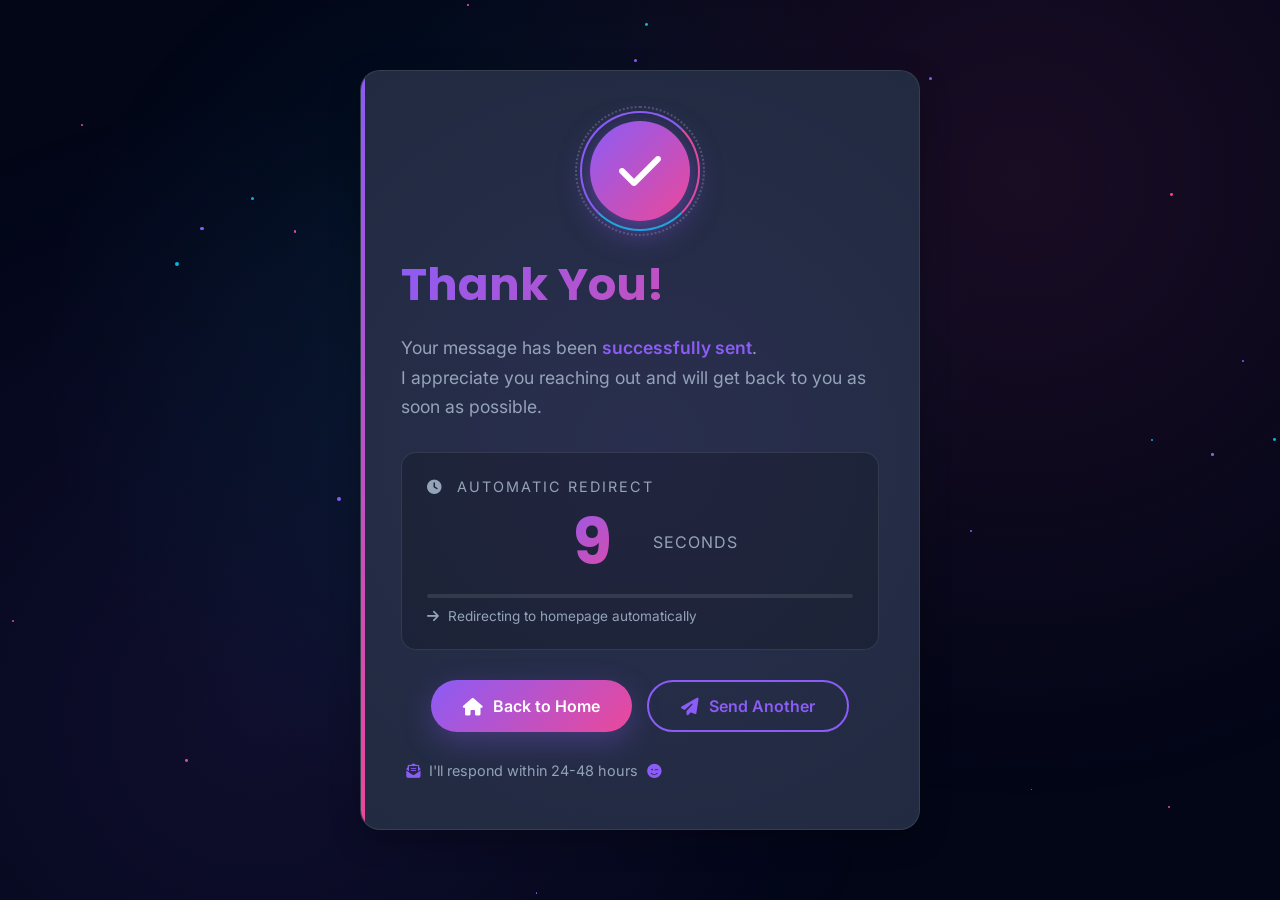
<file: RedenQPortfolio/RedenQPortfolio/thank-you.html>
<!DOCTYPE html>
<html lang="en">
<head>
  <meta charset="UTF-8">
  <meta name="viewport" content="width=device-width, initial-scale=1.0, maximum-scale=5.0, user-scalable=yes">
  <title>Thank You | Reden Quinto</title>
  
  <!-- Fonts - Same as portfolio -->
  <link rel="icon" href="../index.html/images/hacker(1).png" type="image/x-icon">
  <link href="https://fonts.googleapis.com/css2?family=Poppins:wght@300;400;500;600;700&family=Inter:wght@300;400;500;600&display=swap" rel="stylesheet">
  
  <!-- Icons: Font Awesome + Bootstrap Icons -->
  <link rel="stylesheet" href="https://cdnjs.cloudflare.com/ajax/libs/font-awesome/6.4.0/css/all.min.css">
  <link rel="stylesheet" href="https://cdn.jsdelivr.net/npm/bootstrap-icons@1.11.3/font/bootstrap-icons.min.css">
  
  <style>
    /* Same color scheme as portfolio */
    :root {
      --primary: #8B5CF6;
      --primary-dark: #7C3AED;
      --secondary: #EC4899;
      --accent: #06B6D4;
      --dark: #0F172A;
      --dark-light: #1E293B;
      --darker: #020617;
      --light: #F1F5F9;
      --text: #E2E8F0;
      --text-light: #94A3B8;
      --white: #FFFFFF;
      --gradient: linear-gradient(135deg, var(--primary) 0%, var(--secondary) 100%);
      --gradient-dark: linear-gradient(135deg, var(--dark) 0%, var(--dark-light) 100%);
      --gradient-accent: linear-gradient(135deg, var(--accent) 0%, var(--primary) 100%);
      --gradient-purple: linear-gradient(135deg, #8B5CF6 0%, #EC4899 100%);
      --shadow: 0 10px 30px rgba(0, 0, 0, 0.25);
      --shadow-hover: 0 20px 50px rgba(0, 0, 0, 0.4);
      --shadow-light: 0 5px 15px rgba(0, 0, 0, 0.1);
      --transition: all 0.4s cubic-bezier(0.175, 0.885, 0.32, 1.275);
      --glass: rgba(30, 41, 59, 0.7);
      --glass-light: rgba(30, 41, 59, 0.5);
      --border: rgba(255, 255, 255, 0.1);
      --success: #10B981;
      --success-glow: 0 0 20px rgba(16, 185, 129, 0.3);
    }

    * {
      margin: 0;
      padding: 0;
      box-sizing: border-box;
    }

    body {
      font-family: 'Inter', sans-serif;
      background-color: var(--darker);
      color: var(--text);
      min-height: 100vh;
      display: flex;
      align-items: center;
      justify-content: center;
      position: relative;
      overflow-x: hidden;
    }

    /* Particle Background - Same as portfolio */
    .particles {
      position: fixed;
      top: 0;
      left: 0;
      width: 100%;
      height: 100%;
      pointer-events: none;
      z-index: 0;
    }

    .particle {
      position: absolute;
      width: 2px;
      height: 2px;
      background: var(--primary);
      border-radius: 50%;
      animation: float 15s infinite linear;
    }

    .particle:nth-child(odd) {
      background: var(--secondary);
    }

    .particle:nth-child(3n) {
      background: var(--accent);
    }

    @keyframes float {
      0% {
        transform: translateY(0) translateX(0);
        opacity: 0;
      }
      10% {
        opacity: 1;
      }
      90% {
        opacity: 1;
      }
      100% {
        transform: translateY(-100vh) translateX(100px);
        opacity: 0;
      }
    }

    /* Animated background gradient */
    .gradient-bg {
      position: fixed;
      top: 0;
      left: 0;
      width: 100%;
      height: 100%;
      background: 
        radial-gradient(circle at 20% 80%, rgba(139, 92, 246, 0.1) 0%, transparent 50%),
        radial-gradient(circle at 80% 20%, rgba(236, 72, 153, 0.1) 0%, transparent 50%),
        radial-gradient(circle at 40% 40%, rgba(6, 182, 212, 0.1) 0%, transparent 50%);
      z-index: 0;
      animation: gradientShift 15s ease-in-out infinite;
    }

    @keyframes gradientShift {
      0%, 100% { opacity: 0.5; }
      50% { opacity: 1; }
    }

    /* Main Container */
    .thankyou-container {
      position: relative;
      z-index: 10;
      width: 100%;
      max-width: 600px;
      padding: 20px;
      margin: 20px;
    }

    /* Card Design - Matching resume boxes */
    .thankyou-card {
      background: var(--dark-light);
      backdrop-filter: blur(10px);
      border: 1px solid var(--border);
      border-radius: 20px;
      padding: 50px 40px;
      box-shadow: var(--shadow);
      position: relative;
      overflow: hidden;
      animation: fadeInUp 0.8s ease-out;
    }

    /* Gradient border line - Same as resume boxes */
    .thankyou-card::before {
      content: '';
      position: absolute;
      top: 0;
      left: 0;
      width: 4px;
      height: 100%;
      background: var(--gradient);
    }

    /* Animated glow effect */
    .thankyou-card::after {
      content: '';
      position: absolute;
      top: -50%;
      right: -50%;
      width: 200%;
      height: 200%;
      background: radial-gradient(circle, rgba(139, 92, 246, 0.1) 0%, transparent 70%);
      animation: rotate 20s linear infinite;
      z-index: -1;
    }

    @keyframes rotate {
      from { transform: rotate(0deg); }
      to { transform: rotate(360deg); }
    }

    /* Success Icon with animation */
    .icon-wrapper {
      width: 100px;
      height: 100px;
      margin: 0 auto 30px;
      position: relative;
    }

    .success-icon {
      width: 100%;
      height: 100%;
      background: var(--gradient);
      border-radius: 50%;
      display: flex;
      align-items: center;
      justify-content: center;
      font-size: 3rem;
      color: var(--white);
      box-shadow: 0 10px 30px rgba(139, 92, 246, 0.5);
      animation: pulseIcon 2s ease-in-out infinite;
      position: relative;
      z-index: 2;
    }

    .icon-ring {
      position: absolute;
      top: -10px;
      left: -10px;
      right: -10px;
      bottom: -10px;
      border: 2px solid transparent;
      border-top-color: var(--primary);
      border-right-color: var(--secondary);
      border-bottom-color: var(--accent);
      border-left-color: var(--primary);
      border-radius: 50%;
      animation: spin 3s linear infinite;
    }

    .icon-ring-2 {
      position: absolute;
      top: -15px;
      left: -15px;
      right: -15px;
      bottom: -15px;
      border: 2px dotted rgba(255, 255, 255, 0.2);
      border-radius: 50%;
      animation: spinReverse 5s linear infinite;
    }

    @keyframes pulseIcon {
      0%, 100% { transform: scale(1); box-shadow: 0 10px 30px rgba(139, 92, 246, 0.5); }
      50% { transform: scale(1.05); box-shadow: 0 20px 40px rgba(139, 92, 246, 0.8); }
    }

    @keyframes spin {
      from { transform: rotate(0deg); }
      to { transform: rotate(360deg); }
    }

    @keyframes spinReverse {
      from { transform: rotate(360deg); }
      to { transform: rotate(0deg); }
    }

    /* Thank You Title */
    .thankyou-title {
      font-family: 'Poppins', sans-serif;
      font-size: 2.8rem;
      font-weight: 700;
      margin-bottom: 15px;
      background: var(--gradient);
      -webkit-background-clip: text;
      -webkit-text-fill-color: transparent;
      animation: fadeInDown 0.8s ease-out 0.2s both;
    }

    /* Thank You Message */
    .thankyou-message {
      font-size: 1.1rem;
      color: var(--text-light);
      margin-bottom: 30px;
      line-height: 1.7;
      animation: fadeInDown 0.8s ease-out 0.3s both;
    }

    /* Highlighted text */
    .highlight {
      color: var(--primary);
      font-weight: 600;
    }

    /* Countdown Timer Section */
    .countdown-section {
      background: rgba(0, 0, 0, 0.2);
      border-radius: 15px;
      padding: 25px;
      margin-bottom: 30px;
      border: 1px solid var(--border);
      animation: fadeInUp 0.8s ease-out 0.4s both;
    }

    .countdown-label {
      font-size: 0.9rem;
      text-transform: uppercase;
      letter-spacing: 2px;
      color: var(--text-light);
      margin-bottom: 15px;
    }

    .countdown-number-wrapper {
      display: flex;
      align-items: center;
      justify-content: center;
      gap: 10px;
    }

    .countdown-number {
      font-family: 'Poppins', sans-serif;
      font-size: 4rem;
      font-weight: 700;
      background: var(--gradient);
      -webkit-background-clip: text;
      -webkit-text-fill-color: transparent;
      line-height: 1;
      min-width: 100px;
      text-align: center;
      animation: countdownPulse 1s ease-in-out infinite;
    }

    .countdown-unit {
      font-size: 1rem;
      color: var(--text-light);
      text-transform: uppercase;
      letter-spacing: 1px;
    }

    @keyframes countdownPulse {
      0%, 100% { transform: scale(1); opacity: 1; }
      50% { transform: scale(1.1); opacity: 0.9; }
    }

    /* Progress Bar */
    .progress-container {
      width: 100%;
      height: 4px;
      background: rgba(255, 255, 255, 0.1);
      border-radius: 4px;
      margin: 20px 0 10px;
      overflow: hidden;
    }

    .progress-bar {
      height: 100%;
      width: 100%;
      background: var(--gradient);
      animation: progressShrink 10s linear forwards;
      transform-origin: left;
    }

    @keyframes progressShrink {
      from { transform: scaleX(1); }
      to { transform: scaleX(0); }
    }

    /* Button Styles - Matching portfolio buttons */
    .btn {
      display: inline-flex;
      align-items: center;
      justify-content: center;
      padding: 14px 32px;
      border-radius: 50px;
      font-weight: 600;
      font-size: 1rem;
      cursor: pointer;
      transition: var(--transition);
      border: none;
      outline: none;
      position: relative;
      overflow: hidden;
      z-index: 1;
      gap: 10px;
      text-decoration: none;
      min-width: 200px;
    }

    .btn-primary {
      background: var(--gradient);
      color: var(--white);
      box-shadow: 0 10px 30px rgba(139, 92, 246, 0.3);
      animation: fadeInUp 0.8s ease-out 0.6s both;
    }

    .btn-primary:hover {
      transform: translateY(-5px);
      box-shadow: 0 15px 40px rgba(139, 92, 246, 0.4);
    }

    .btn-outline {
      background: transparent;
      color: var(--primary);
      border: 2px solid var(--primary);
      animation: fadeInUp 0.8s ease-out 0.7s both;
    }

    .btn-outline:hover {
      background: var(--primary);
      color: var(--white);
      transform: translateY(-5px);
    }

    .btn i {
      font-size: 1.1rem;
      transition: transform 0.3s ease;
    }

    .btn:hover i {
      transform: translateX(-5px);
    }

    /* Button Group */
    .button-group {
      display: flex;
      gap: 15px;
      justify-content: center;
      flex-wrap: wrap;
    }

    /* Additional Info */
    .additional-info {
      margin-top: 30px;
      font-size: 0.9rem;
      color: var(--text-light);
      animation: fadeIn 1s ease-out 0.8s both;
    }

    .additional-info i {
      color: var(--primary);
      margin: 0 5px;
    }

    /* Animations */
    @keyframes fadeInUp {
      from {
        opacity: 0;
        transform: translateY(30px);
      }
      to {
        opacity: 1;
        transform: translateY(0);
      }
    }

    @keyframes fadeInDown {
      from {
        opacity: 0;
        transform: translateY(-30px);
      }
      to {
        opacity: 1;
        transform: translateY(0);
      }
    }

    @keyframes fadeIn {
      from { opacity: 0; }
      to { opacity: 1; }
    }

    /* Responsive Design */
    @media (max-width: 768px) {
      .thankyou-card {
        padding: 40px 25px;
      }

      .thankyou-title {
        font-size: 2.2rem;
      }

      .countdown-number {
        font-size: 3rem;
        min-width: 80px;
      }

      .btn {
        min-width: 160px;
        padding: 12px 24px;
      }
    }

    @media (max-width: 576px) {
      .thankyou-card {
        padding: 30px 20px;
      }

      .thankyou-title {
        font-size: 1.8rem;
      }

      .thankyou-message {
        font-size: 1rem;
      }

      .countdown-number {
        font-size: 2.5rem;
        min-width: 70px;
      }

      .button-group {
        flex-direction: column;
        align-items: center;
      }

      .btn {
        width: 100%;
        max-width: 250px;
      }

      .icon-wrapper {
        width: 80px;
        height: 80px;
      }

      .success-icon {
        font-size: 2.2rem;
      }
    }

    /* Loading dots animation for countdown */
    .loading-dots {
      display: inline-block;
    }

    .loading-dots::after {
      content: '...';
      animation: dots 1.5s steps(4, end) infinite;
      width: 0;
      display: inline-block;
    }

    @keyframes dots {
      0%, 20% { content: ''; }
      40% { content: '.'; }
      60% { content: '..'; }
      80%, 100% { content: '...'; }
    }

    /* Smooth hover effects */
    .thankyou-card {
      transition: transform 0.3s ease, box-shadow 0.3s ease;
    }

    .thankyou-card:hover {
      transform: translateY(-5px);
      box-shadow: var(--shadow-hover);
    }
  </style>
</head>
<body>
  <!-- Particle Background - Same as portfolio -->
  <div class="particles" id="particles"></div>
  
  <!-- Animated Gradient Background -->
  <div class="gradient-bg"></div>

  <!-- Thank You Container -->
  <div class="thankyou-container">
    <div class="thankyou-card">
      <!-- Animated Success Icon -->
      <div class="icon-wrapper">
        <div class="success-icon">
          <i class="fas fa-check"></i>
        </div>
        <div class="icon-ring"></div>
        <div class="icon-ring-2"></div>
      </div>

      <!-- Thank You Title -->
      <h1 class="thankyou-title">Thank You!</h1>
      
      <!-- Thank You Message -->
      <div class="thankyou-message">
        <p>Your message has been <span class="highlight">successfully sent</span>.</p>
        <p>I appreciate you reaching out and will get back to you as soon as possible.</p>
      </div>

      <!-- Countdown Timer Section -->
      <div class="countdown-section">
        <div class="countdown-label">
          <i class="fas fa-clock" style="margin-right: 8px;"></i>
          AUTOMATIC REDIRECT
        </div>
        
        <div class="countdown-number-wrapper">
          <span class="countdown-number" id="countdown">10</span>
          <span class="countdown-unit">seconds</span>
        </div>

        <!-- Progress Bar -->
        <div class="progress-container">
          <div class="progress-bar" id="progressBar"></div>
        </div>

        <div style="font-size: 0.85rem; color: var(--text-light); margin-top: 10px;">
          <i class="fas fa-arrow-right" style="margin-right: 5px;"></i>
          Redirecting to homepage automatically
        </div>
      </div>

      <!-- Button Group -->
      <div class="button-group">
        <a href="index.html" class="btn btn-primary">
          <i class="fas fa-home"></i>
          Back to Home
        </a>
        <a href="index.html#contact" class="btn btn-outline">
          <i class="fas fa-paper-plane"></i>
          Send Another
        </a>
      </div>

      <!-- Additional Info -->
      <div class="additional-info">
        <i class="fas fa-envelope-open-text"></i>
        I'll respond within 24-48 hours
        <i class="fas fa-smile-wink"></i>
      </div>
    </div>
  </div>

  <script>
    // Countdown Timer
    let timeLeft = 10; // 10 seconds
    const countdownElement = document.getElementById('countdown');
    const progressBar = document.getElementById('progressBar');

    // Create particles - Same as portfolio
    function createParticles() {
      const particlesContainer = document.getElementById('particles');
      const particleCount = 30; // Slightly fewer for this page
      
      for (let i = 0; i < particleCount; i++) {
        const particle = document.createElement('div');
        particle.className = 'particle';
        
        // Random position
        const left = Math.random() * 100;
        const top = Math.random() * 100;
        
        // Random size
        const size = Math.random() * 3 + 1;
        
        // Random animation delay and duration
        const delay = Math.random() * 15;
        const duration = Math.random() * 10 + 10;
        
        particle.style.left = `${left}%`;
        particle.style.top = `${top}%`;
        particle.style.width = `${size}px`;
        particle.style.height = `${size}px`;
        particle.style.animationDelay = `${delay}s`;
        particle.style.animationDuration = `${duration}s`;
        
        particlesContainer.appendChild(particle);
      }
    }

    // Initialize particles
    createParticles();

    // Countdown function
    function startCountdown() {
      const timer = setInterval(() => {
        timeLeft--;
        countdownElement.textContent = timeLeft;

        // Add pulse effect when number changes
        countdownElement.style.animation = 'none';
        countdownElement.offsetHeight; // Trigger reflow
        countdownElement.style.animation = 'countdownPulse 1s ease-in-out';

        if (timeLeft <= 0) {
          clearInterval(timer);
          // Add a small delay before redirect for smooth transition
          setTimeout(() => {
            window.location.href = 'index.html';
          }, 100);
        }
      }, 1000);
    }

    // Start countdown when page loads
    window.addEventListener('load', startCountdown);

    // Optional: Stop countdown if user interacts with page
    document.addEventListener('visibilitychange', function() {
      if (document.hidden) {
        // Page is hidden, you might want to pause countdown
        // But we'll let it continue running
      }
    });

    // Add smooth fade-out effect when leaving
    document.querySelectorAll('a').forEach(link => {
      link.addEventListener('click', function(e) {
        e.preventDefault();
        const href = this.getAttribute('href');
        
        // Fade out effect
        document.body.style.opacity = '0';
        document.body.style.transition = 'opacity 0.3s ease';
        
        setTimeout(() => {
          window.location.href = href;
        }, 300);
      });
    });

    // Add hover effect to countdown
    const countdownSection = document.querySelector('.countdown-section');
    countdownSection.addEventListener('mouseenter', function() {
      this.style.transform = 'scale(1.02)';
      this.style.transition = 'transform 0.3s ease';
    });

    countdownSection.addEventListener('mouseleave', function() {
      this.style.transform = 'scale(1)';
    });
  </script>

  <!-- Fallback redirect in case JavaScript fails -->
  <noscript>
    <meta http-equiv="refresh" content="10; url=index.html">
  </noscript>
</body>
</html>
</file>
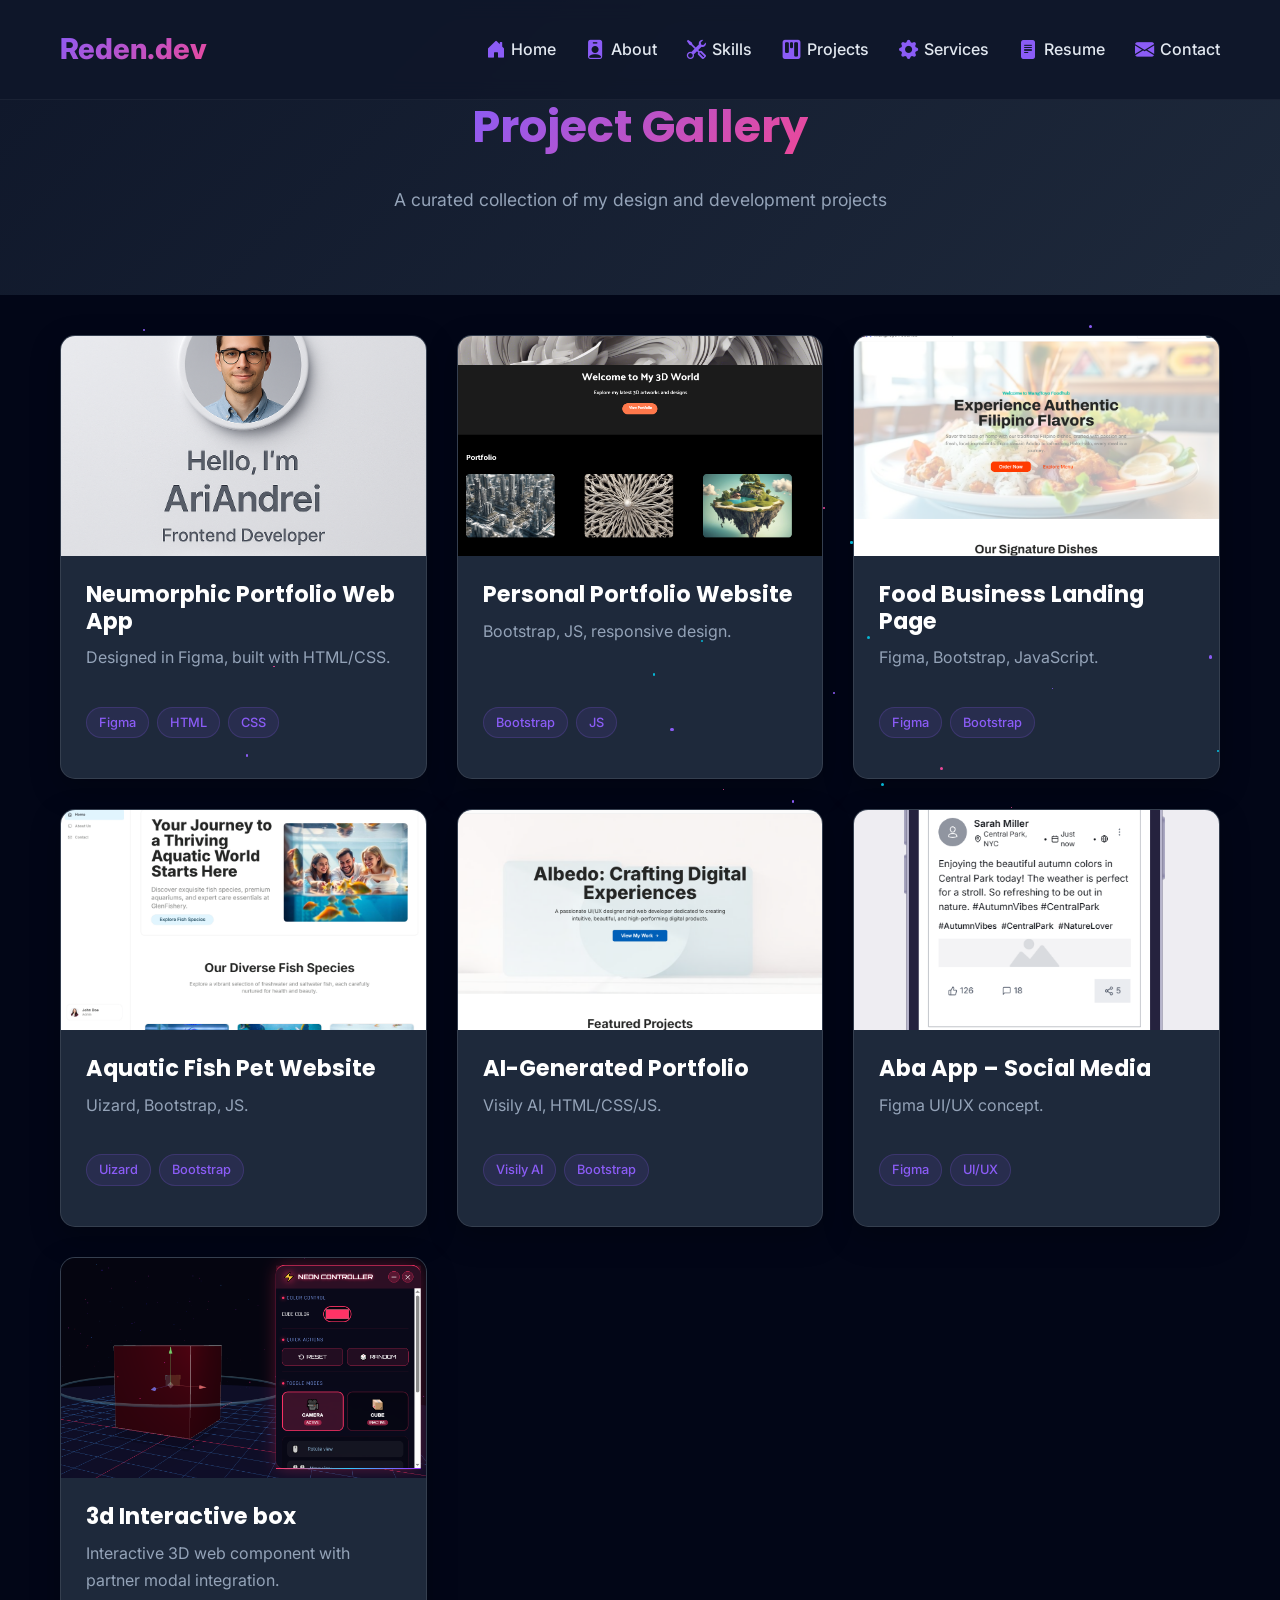
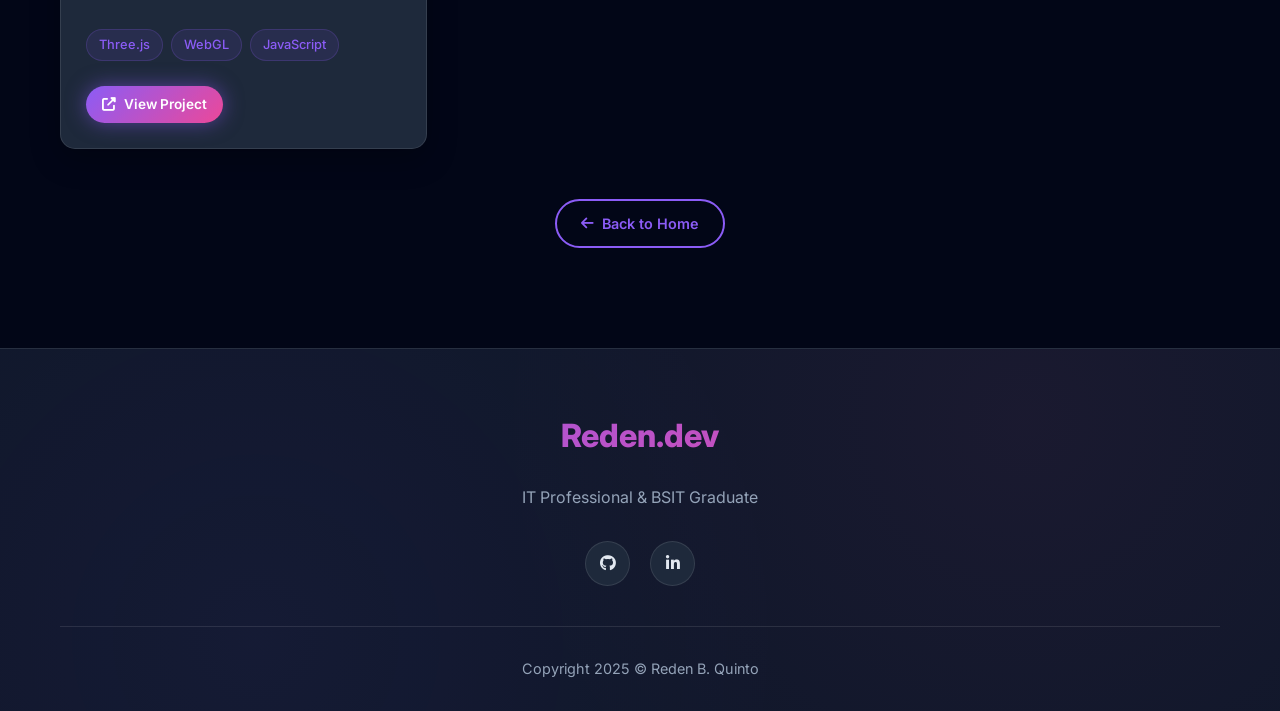
<file: RedenQPortfolio/RedenQPortfolio/html/gallery_with_carousels.html>
<!DOCTYPE html>
<html lang="en">
<head>
  <!-- Primary Favicon - Go up one level to access images folder -->
<link rel="icon" type="image/png" href="../images/Hacker.png">

<!-- Apple Touch Icon (for iOS home screen) -->
<link rel="apple-touch-icon" sizes="180x180" href="../images/Hacker.png">

<!-- Android Chrome Icons -->
<link rel="icon" type="image/png" sizes="192x192" href="../images/Hacker.png">
<link rel="icon" type="image/png" sizes="512x512" href="../images/Hacker.png">
  <meta charset="UTF-8">
  <meta name="viewport" content="width=device-width, initial-scale=1.0, maximum-scale=5.0, user-scalable=yes">
  <title>Project Gallery - Reden Quinto</title>
  
  <!-- Fonts -->
  <link href="https://fonts.googleapis.com/css2?family=Poppins:wght@300;400;500;600;700&family=Inter:wght@300;400;500;600&display=swap" rel="stylesheet">
  
  <!-- Icons: Font Awesome + Bootstrap Icons (modern) -->
  <link rel="stylesheet" href="https://cdnjs.cloudflare.com/ajax/libs/font-awesome/6.4.0/css/all.min.css">
  <link rel="stylesheet" href="https://cdn.jsdelivr.net/npm/bootstrap-icons@1.11.3/font/bootstrap-icons.min.css">
  
  <!-- Bootstrap CSS (for carousel) -->
  <link href="https://cdn.jsdelivr.net/npm/bootstrap@5.3.0/dist/css/bootstrap.min.css" rel="stylesheet">
  
  <style>
    /* ===== RESET & BASE STYLES ===== */
    * {
      margin: 0;
      padding: 0;
      box-sizing: border-box;
    }

    :root {
      --primary: #8B5CF6;
      --primary-dark: #7C3AED;
      --secondary: #EC4899;
      --accent: #06B6D4;
      --dark: #0F172A;
      --dark-light: #1E293B;
      --darker: #020617;
      --light: #F1F5F9;
      --text: #E2E8F0;
      --text-light: #94A3B8;
      --white: #FFFFFF;
      --gradient: linear-gradient(135deg, var(--primary) 0%, var(--secondary) 100%);
      --gradient-dark: linear-gradient(135deg, var(--dark) 0%, var(--dark-light) 100%);
      --gradient-accent: linear-gradient(135deg, var(--accent) 0%, var(--primary) 100%);
      --shadow: 0 10px 30px rgba(0, 0, 0, 0.25);
      --shadow-hover: 0 20px 50px rgba(0, 0, 0, 0.4);
      --transition: all 0.4s cubic-bezier(0.175, 0.885, 0.32, 1.275);
      --glass: rgba(30, 41, 59, 0.7);
      --border: rgba(255, 255, 255, 0.1);
    }

    body {
      font-family: 'Inter', sans-serif;
      line-height: 1.7;
      color: var(--text);
      background-color: var(--darker);
      overflow-x: hidden;
    }

    h1, h2, h3, h4, h5, h6 {
      font-family: 'Poppins', sans-serif;
      font-weight: 700;
      line-height: 1.2;
      margin-bottom: 1rem;
      color: var(--white);
    }

    a {
      text-decoration: none;
      color: inherit;
      transition: var(--transition);
    }

    .container {
      width: 100%;
      max-width: 1200px;
      margin: 0 auto;
      padding: 0 20px;
    }

    .section {
      padding: 100px 0;
    }

    .section-title {
      text-align: center;
      margin-bottom: 60px;
    }

    .section-title h2 {
      font-size: 2.8rem;
      background: var(--gradient);
      -webkit-background-clip: text;
      -webkit-text-fill-color: transparent;
      display: inline-block;
      position: relative;
    }

    .section-title p {
      color: var(--text-light);
      font-size: 1.1rem;
      max-width: 600px;
      margin: 15px auto 0;
    }

    .btn {
      display: inline-flex;
      align-items: center;
      justify-content: center;
      padding: 12px 24px;
      border-radius: 50px;
      font-weight: 600;
      font-size: 0.9rem;
      cursor: pointer;
      transition: var(--transition);
      border: none;
      outline: none;
      position: relative;
      overflow: hidden;
      z-index: 1;
      gap: 8px;
    }

    .btn-primary {
      background: var(--gradient);
      color: var(--white);
      box-shadow: 0 10px 30px rgba(139, 92, 246, 0.3);
    }

    .btn-primary:hover {
      transform: translateY(-5px);
      box-shadow: 0 15px 40px rgba(139, 92, 246, 0.4);
    }

    .btn-outline {
      background: transparent;
      color: var(--primary);
      border: 2px solid var(--primary);
    }

    .btn-outline:hover {
      background: var(--primary);
      color: var(--white);
      transform: translateY(-5px);
    }

    .btn-glow {
      background: var(--gradient);
      color: var(--white);
      box-shadow: 0 0 20px rgba(139, 92, 246, 0.5);
    }

    .btn-glow:hover {
      box-shadow: 0 0 30px rgba(139, 92, 246, 0.8);
      transform: translateY(-3px);
    }

    .btn-sm {
      padding: 8px 16px;
      font-size: 0.85rem;
    }

    /* Glass Effect */
    .glass {
      background: var(--glass);
      backdrop-filter: blur(10px);
      border: 1px solid var(--border);
    }

    /* ===== HEADER WITH MOBILE SIDEBAR ===== */
    header {
      position: fixed;
      top: 0;
      left: 0;
      width: 100%;
      z-index: 1000;
      padding: 25px 0;
      transition: var(--transition);
      background: rgba(15, 23, 42, 0.9);
      backdrop-filter: blur(10px);
      border-bottom: 1px solid rgba(255, 255, 255, 0.05);
    }

    header.scrolled {
      padding: 18px 0;
      box-shadow: 0 5px 20px rgba(0, 0, 0, 0.3);
    }

    .header-container {
      display: flex;
      justify-content: space-between;
      align-items: center;
    }

    .logo {
      font-size: 1.8rem;
      font-weight: 800;
      background: var(--gradient);
      -webkit-background-clip: text;
      -webkit-text-fill-color: transparent;
    }

    .nav-links {
      display: flex;
      gap: 30px;
    }

    .nav-links a {
      font-weight: 500;
      color: var(--text);
      position: relative;
      padding: 5px 0;
      display: flex;
      align-items: center;
      gap: 6px;
    }

    .nav-links a::after {
      content: '';
      position: absolute;
      bottom: 0;
      left: 0;
      width: 0;
      height: 2px;
      background: var(--gradient);
      transition: width 0.3s ease;
    }

    .nav-links a:hover {
      color: var(--white);
    }

    .nav-links a:hover::after {
      width: 100%;
    }

    .nav-icon {
      display: inline-flex;
      align-items: center;
      justify-content: center;
      font-size: 1.2rem;
      color: var(--primary);
      transition: var(--transition);
    }

    .nav-links a:hover .nav-icon {
      color: var(--white);
      transform: scale(1.1);
    }

    .mobile-menu-btn {
      display: none;
      font-size: 1.5rem;
      cursor: pointer;
      color: var(--text);
    }

    /* Gallery Cards */
    .gallery-grid {
      display: grid;
      grid-template-columns: repeat(auto-fill, minmax(350px, 1fr));
      gap: 30px;
    }

    .gallery-card {
      background: var(--dark-light);
      border-radius: 15px;
      overflow: hidden;
      box-shadow: var(--shadow);
      transition: var(--transition);
      border: 1px solid var(--border);
      height: 100%;
      display: flex;
      flex-direction: column;
    }

    .gallery-card:hover {
      transform: translateY(-10px);
      box-shadow: var(--shadow-hover);
      border-color: var(--primary);
    }

    .project-img {
      height: 220px;
      overflow: hidden;
      position: relative;
      cursor: pointer;
    }

    .project-img::after {
      content: '';
      position: absolute;
      top: 0;
      left: 0;
      width: 100%;
      height: 100%;
      background: var(--gradient);
      opacity: 0;
      mix-blend-mode: overlay;
      transition: var(--transition);
      pointer-events: none;
    }

    .gallery-card:hover .project-img::after {
      opacity: 0.3;
    }

    .project-img img {
      width: 100%;
      height: 100%;
      object-fit: cover;
      transition: var(--transition);
    }

    .gallery-card:hover .project-img img {
      transform: scale(1.05);
    }

    .project-content {
      padding: 25px;
      flex-grow: 1;
      display: flex;
      flex-direction: column;
    }

    .project-content h5 {
      font-size: 1.4rem;
      margin-bottom: 10px;
      color: var(--white);
    }

    .project-content p {
      color: var(--text-light);
      margin-bottom: 20px;
      flex-grow: 1;
    }

    .project-tech {
      display: flex;
      flex-wrap: wrap;
      gap: 8px;
      margin-top: 15px;
      margin-bottom: 15px;
    }

    .tech-tag {
      padding: 4px 12px;
      background: rgba(139, 92, 246, 0.1);
      color: var(--primary);
      border-radius: 20px;
      font-size: 0.8rem;
      font-weight: 500;
      border: 1px solid rgba(139, 92, 246, 0.2);
    }

    .project-actions {
      display: flex;
      gap: 10px;
      margin-top: 10px;
    }

    /* Modal Styles - with working carousel */
    .modal-content {
      background: var(--dark-light);
      border: 1px solid var(--border);
      border-radius: 15px;
      color: var(--text);
    }

    .modal-header {
      border-bottom: 1px solid var(--border);
      background: rgba(15, 23, 42, 0.9);
      backdrop-filter: blur(10px);
    }

    .modal-title {
      color: var(--white);
      background: var(--gradient);
      -webkit-background-clip: text;
      -webkit-text-fill-color: transparent;
    }

    .btn-close-white {
      filter: invert(1) grayscale(100%) brightness(200%);
    }

    /* Carousel styling - restored original interactive sliders */
    .carousel {
      border-radius: 10px;
      overflow: hidden;
    }
    
    .carousel-item img {
      width: 100%;
      height: auto;
      max-height: 500px;
      object-fit: contain;
      background: var(--darker);
    }
    
    .carousel-control-prev,
    .carousel-control-next {
      width: 45px;
      height: 45px;
      background: rgba(0, 0, 0, 0.5);
      border-radius: 50%;
      top: 50%;
      transform: translateY(-50%);
      border: 2px solid var(--border);
      opacity: 0.9;
    }

    .carousel-control-prev {
      left: 15px;
    }

    .carousel-control-next {
      right: 15px;
    }

    .carousel-control-prev:hover,
    .carousel-control-next:hover {
      background: var(--primary);
      opacity: 1;
    }
    
    .carousel-control-prev-icon,
    .carousel-control-next-icon {
      filter: brightness(0) invert(1);
      width: 25px;
      height: 25px;
    }
    
    .carousel-indicators {
      bottom: 10px;
    }
    
    .carousel-indicators button {
      width: 10px;
      height: 10px;
      border-radius: 50%;
      background-color: var(--white);
      opacity: 0.5;
    }
    
    .carousel-indicators button.active {
      opacity: 1;
      background: var(--primary);
    }

    /* Footer */
    footer {
      background: var(--dark);
      padding: 60px 0 30px;
      text-align: center;
      border-top: 1px solid var(--border);
      position: relative;
      overflow: hidden;
    }

    footer::before {
      content: '';
      position: absolute;
      top: 0;
      left: 0;
      width: 100%;
      height: 100%;
      background: 
        radial-gradient(circle at 20% 80%, rgba(139, 92, 246, 0.05) 0%, transparent 50%),
        radial-gradient(circle at 80% 20%, rgba(236, 72, 153, 0.05) 0%, transparent 50%);
    }

    .footer-content {
      margin-bottom: 40px;
      position: relative;
      z-index: 1;
    }

    .footer-logo {
      font-size: 2rem;
      font-weight: 800;
      margin-bottom: 20px;
      background: var(--gradient);
      -webkit-background-clip: text;
      -webkit-text-fill-color: transparent;
    }

    .social-links {
      display: flex;
      justify-content: center;
      gap: 20px;
      margin-top: 30px;
    }

    .social-link {
      width: 45px;
      height: 45px;
      background: var(--dark-light);
      border-radius: 50%;
      display: flex;
      align-items: center;
      justify-content: center;
      transition: var(--transition);
      border: 1px solid var(--border);
    }

    .social-link:hover {
      background: var(--gradient);
      transform: translateY(-5px);
      border-color: transparent;
    }

    .copyright {
      padding-top: 30px;
      border-top: 1px solid var(--border);
      color: var(--text-light);
      font-size: 0.9rem;
      position: relative;
      z-index: 1;
    }

    /* Back to home button */
    .back-btn {
      text-align: center;
      margin-top: 50px;
    }

    /* Particles */
    .particles {
      position: fixed;
      top: 0;
      left: 0;
      width: 100%;
      height: 100%;
      pointer-events: none;
      z-index: 0;
    }

    .particle {
      position: absolute;
      width: 2px;
      height: 2px;
      background: var(--primary);
      border-radius: 50%;
      animation: float 15s infinite linear;
    }

    .particle:nth-child(odd) {
      background: var(--secondary);
    }

    .particle:nth-child(3n) {
      background: var(--accent);
    }

    @keyframes float {
      0% {
        transform: translateY(0) translateX(0);
        opacity: 0;
      }
      10% {
        opacity: 1;
      }
      90% {
        opacity: 1;
      }
      100% {
        transform: translateY(-100vh) translateX(100px);
        opacity: 0;
      }
    }

    /* Projects section */
    #projects {
      padding-top: 40px;
    }

    /* Hero Section */
    .hero {
      min-height: 30vh;
      display: flex;
      align-items: center;
      justify-content: center;
      padding-top: 100px;
      padding-bottom: 20px;
      position: relative;
      overflow: hidden;
      background: var(--gradient-dark);
    }

    /* Responsive */
    @media (max-width: 992px) {
      .section-title h2 {
        font-size: 2.4rem;
      }
      .gallery-grid {
        grid-template-columns: repeat(auto-fill, minmax(300px, 1fr));
      }
    }

    @media (max-width: 768px) {
      .section {
        padding: 60px 0;
      }
      
      .nav-links {
        position: fixed;
        top: 80px;
        left: 0;
        width: 100%;
        background: var(--dark-light);
        flex-direction: column;
        padding: 20px;
        box-shadow: 0 10px 30px rgba(0, 0, 0, 0.3);
        transform: translateY(-100%);
        opacity: 0;
        visibility: hidden;
        transition: var(--transition);
        border: 1px solid var(--border);
        border-radius: 0 0 15px 15px;
        z-index: 999;
      }
      
      .nav-links.active {
        transform: translateY(0);
        opacity: 1;
        visibility: visible;
      }
      
      .mobile-menu-btn {
        display: block;
      }
      
      .nav-links a {
        padding: 12px 0;
        font-size: 1.1rem;
        border-bottom: 1px solid rgba(255,255,255,0.05);
      }
      
      .nav-links a:last-child {
        border-bottom: none;
      }
      
      .gallery-grid {
        grid-template-columns: 1fr;
      }
      
      .hero {
        min-height: 25vh;
        padding-top: 100px;
      }
    }

    @media (max-width: 576px) {
      .section-title h2 {
        font-size: 2rem;
      }
    }
  </style>
</head>
<body>
  <!-- Particle Background -->
  <div class="particles" id="particles"></div>

  <!-- ===== HEADER WITH MOBILE SIDEBAR ===== -->
  <header id="header">
    <div class="container header-container">
      <a href="../index.html" class="logo">Reden.dev</a>
      
      <nav class="nav">
        <div class="mobile-menu-btn" id="mobileMenuBtn">
          <i class="fas fa-bars"></i>
        </div>
        <div class="nav-links" id="navLinks">
          <a href="../index.html#home"><i class="nav-icon bi bi-house-door-fill"></i> Home</a>
          <a href="../index.html#about"><i class="nav-icon bi bi-person-badge-fill"></i> About</a>
          <a href="../index.html#skills"><i class="nav-icon bi bi-tools"></i> Skills</a>
          <a href="../index.html#projects"><i class="nav-icon bi bi-kanban-fill"></i> Projects</a>
          <a href="../index.html#services"><i class="nav-icon bi bi-gear-fill"></i> Services</a>
          <a href="../index.html#resume"><i class="nav-icon bi bi-file-text-fill"></i> Resume</a>
          <a href="../index.html#contact"><i class="nav-icon bi bi-envelope-fill"></i> Contact</a>
        </div>
      </nav>
    </div>
  </header>

  <!-- Hero Section -->
  <section class="hero">
    <div class="container">
      <div class="section-title">
        <h2>Project Gallery</h2>
        <p>A curated collection of my design and development projects</p>
      </div>
    </div>
  </section>

  <!-- Projects Section -->
  <section id="projects" class="section">
    <div class="container">
      <!-- Gallery Grid (now 7 cards) -->
      <div class="gallery-grid">
        <!-- Project 1 -->
        <div class="gallery-card">
          <div class="project-img" onclick="openModal('project1Modal')">
            <img src="../images/Neu1.png" alt="Neumorphic Portfolio">
          </div>
          <div class="project-content">
            <h5>Neumorphic Portfolio Web App</h5>
            <p>Designed in Figma, built with HTML/CSS.</p>
            <div class="project-tech">
              <span class="tech-tag">Figma</span>
              <span class="tech-tag">HTML</span>
              <span class="tech-tag">CSS</span>
            </div>
          </div>
        </div>
        <!-- Project 2 -->
        <div class="gallery-card">
          <div class="project-img" onclick="openModal('project2Modal')">
            <img src="../images/Homapage1.png" alt="Personal Portfolio">
          </div>
          <div class="project-content">
            <h5>Personal Portfolio Website</h5>
            <p>Bootstrap, JS, responsive design.</p>
            <div class="project-tech">
              <span class="tech-tag">Bootstrap</span>
              <span class="tech-tag">JS</span>
            </div>
          </div>
        </div>
        <!-- Project 3 -->
        <div class="gallery-card">
          <div class="project-img" onclick="openModal('project3Modal')">
            <img src="../images/Foodpage1 HomeP1.png" alt="Food Landing Page">
          </div>
          <div class="project-content">
            <h5>Food Business Landing Page</h5>
            <p>Figma, Bootstrap, JavaScript.</p>
            <div class="project-tech">
              <span class="tech-tag">Figma</span>
              <span class="tech-tag">Bootstrap</span>
            </div>
          </div>
        </div>
        <!-- Project 4 -->
        <div class="gallery-card">
          <div class="project-img" onclick="openModal('project4Modal')">
            <img src="../images/Fish_shop Homepage.png" alt="Aquatic Fish">
          </div>
          <div class="project-content">
            <h5>Aquatic Fish Pet Website</h5>
            <p>Uizard, Bootstrap, JS.</p>
            <div class="project-tech">
              <span class="tech-tag">Uizard</span>
              <span class="tech-tag">Bootstrap</span>
            </div>
          </div>
        </div>
        <!-- Project 5 -->
        <div class="gallery-card">
          <div class="project-img" onclick="openModal('project5Modal')">
            <img src="../images/Portfolio1 Homepage1.png" alt="AI Portfolio">
          </div>
          <div class="project-content">
            <h5>AI-Generated Portfolio</h5>
            <p>Visily AI, HTML/CSS/JS.</p>
            <div class="project-tech">
              <span class="tech-tag">Visily AI</span>
              <span class="tech-tag">Bootstrap</span>
            </div>
          </div>
        </div>
        <!-- Project 6 -->
        <div class="gallery-card">
          <div class="project-img" onclick="openModal('project6Modal')">
            <img src="../images/Aba_App_Homapge.png" alt="Aba App">
          </div>
          <div class="project-content">
            <h5>Aba App – Social Media</h5>
            <p>Figma UI/UX concept.</p>
            <div class="project-tech">
              <span class="tech-tag">Figma</span>
              <span class="tech-tag">UI/UX</span>
            </div>
          </div>
        </div>
        <!-- Project 7 - 3d Interactive box with View Project button on card -->
        <div class="gallery-card">
          <div class="project-img" onclick="openModal('project7Modal')">
            <img src="../images/3dbox1.png" alt="3D Interactive Box">
          </div>
          <div class="project-content">
            <h5>3d Interactive box</h5>
            <p>Interactive 3D web component with partner modal integration.</p>
            <div class="project-tech">
              <span class="tech-tag">Three.js</span>
              <span class="tech-tag">WebGL</span>
              <span class="tech-tag">JavaScript</span>
            </div>
            <!-- View Project button on the card (empty link) -->
            <div class="project-actions">
              <a href="https://3dboxredenv1.netlify.app/" class="btn btn-primary btn-glow btn-sm" target="_blank">
                <i class="fas fa-external-link-alt"></i> View Project
              </a>
            </div>
          </div>
        </div>
      </div>

      <!-- Back Home button -->
      <div class="back-btn">
        <a href="../index.html" class="btn btn-outline">
          <i class="fas fa-arrow-left"></i> Back to Home
        </a>
      </div>
    </div>
  </section>

  <!-- Footer -->
  <footer>
    <div class="container">
      <div class="footer-content">
        <div class="footer-logo">Reden.dev</div>
        <p style="color: var(--text-light);">IT Professional & BSIT Graduate</p>
        <div class="social-links">
          <a href="#" class="social-link"><i class="fab fa-github"></i></a>
          <a href="#" class="social-link"><i class="fab fa-linkedin-in"></i></a>
        </div>
      </div>
      <div class="copyright">Copyright 2025 © Reden B. Quinto</div>
    </div>
  </footer>

  <!-- MODALS - 7 modals (unchanged, but button removed from project7Modal) -->
  <!-- Modal for Project 1 -->
  <div class="modal fade" id="project1Modal" tabindex="-1" aria-hidden="true">
    <div class="modal-dialog modal-lg modal-dialog-centered">
      <div class="modal-content">
        <div class="modal-header">
          <h5 class="modal-title">Neumorphic Portfolio Web App</h5>
          <button type="button" class="btn-close btn-close-white" data-bs-dismiss="modal" aria-label="Close"></button>
        </div>
        <div class="modal-body">
          <div id="project1Carousel" class="carousel slide" data-bs-ride="false" data-bs-interval="false">
            <div class="carousel-indicators">
              <button type="button" data-bs-target="#project1Carousel" data-bs-slide-to="0" class="active" aria-current="true" aria-label="Slide 1"></button>
              <button type="button" data-bs-target="#project1Carousel" data-bs-slide-to="1" aria-label="Slide 2"></button>
              <button type="button" data-bs-target="#project1Carousel" data-bs-slide-to="2" aria-label="Slide 3"></button>
            </div>
            <div class="carousel-inner">
              <div class="carousel-item active">
                <img src="../images/Neu1.png" class="d-block w-100" alt="Project 1 Image 1">
              </div>
              <div class="carousel-item">
                <img src="../images/Neu2.png" class="d-block w-100" alt="Project 1 Image 2">
              </div>
              <div class="carousel-item">
                <img src="../images/Neu3.jpg" class="d-block w-100" alt="Project 1 Image 3">
              </div>
            </div>
            <button class="carousel-control-prev" type="button" data-bs-target="#project1Carousel" data-bs-slide="prev">
              <span class="carousel-control-prev-icon" aria-hidden="true"></span>
              <span class="visually-hidden">Previous</span>
            </button>
            <button class="carousel-control-next" type="button" data-bs-target="#project1Carousel" data-bs-slide="next">
              <span class="carousel-control-next-icon" aria-hidden="true"></span>
              <span class="visually-hidden">Next</span>
            </button>
          </div>
          <div class="mt-4">
            <h6>Project Details</h6>
            <p class="text-light">A personal portfolio web application designed with a soft, modern neumorphic theme. The UI was created using Figma, and the project was developed in Visual Studio Code using HTML and CSS. Currently in development and not yet hosted.</p>
          </div>
        </div>
      </div>
    </div>
  </div>

  <!-- Modal for Project 2 -->
  <div class="modal fade" id="project2Modal" tabindex="-1" aria-hidden="true">
    <div class="modal-dialog modal-lg modal-dialog-centered">
      <div class="modal-content">
        <div class="modal-header">
          <h5 class="modal-title">Personal Portfolio Website</h5>
          <button type="button" class="btn-close btn-close-white" data-bs-dismiss="modal" aria-label="Close"></button>
        </div>
        <div class="modal-body">
          <div id="project2Carousel" class="carousel slide" data-bs-ride="false" data-bs-interval="false">
            <div class="carousel-indicators">
              <button type="button" data-bs-target="#project2Carousel" data-bs-slide-to="0" class="active" aria-current="true" aria-label="Slide 1"></button>
              <button type="button" data-bs-target="#project2Carousel" data-bs-slide-to="1" aria-label="Slide 2"></button>
              <button type="button" data-bs-target="#project2Carousel" data-bs-slide-to="2" aria-label="Slide 3"></button>
            </div>
            <div class="carousel-inner">
              <div class="carousel-item active">
                <img src="../images/Homapage1.png" class="d-block w-100" alt="Project 2 Image 1">
              </div>
              <div class="carousel-item">
                <img src="../images/aboutme1.png" class="d-block w-100" alt="Project 2 Image 2">
              </div>
              <div class="carousel-item">
                <img src="../images/Homepage2.png" class="d-block w-100" alt="Project 2 Image 3">
              </div>
            </div>
            <button class="carousel-control-prev" type="button" data-bs-target="#project2Carousel" data-bs-slide="prev">
              <span class="carousel-control-prev-icon" aria-hidden="true"></span>
              <span class="visually-hidden">Previous</span>
            </button>
            <button class="carousel-control-next" type="button" data-bs-target="#project2Carousel" data-bs-slide="next">
              <span class="carousel-control-next-icon" aria-hidden="true"></span>
              <span class="visually-hidden">Next</span>
            </button>
          </div>
          <div class="mt-4">
            <h6>Project Details</h6>
            <p class="text-light">A responsive personal portfolio site built using Bootstrap Framework, JavaScript, HTML, and CSS. Developed in Visual Studio Code, the site features sections like About, Skills, Projects, and Contact. Though not hosted, this project highlights my capability to use front-end frameworks, implement responsive layouts, and write interactive JavaScript features.</p>
          </div>
        </div>
      </div>
    </div>
  </div>

  <!-- Modal for Project 3 -->
  <div class="modal fade" id="project3Modal" tabindex="-1" aria-hidden="true">
    <div class="modal-dialog modal-lg modal-dialog-centered">
      <div class="modal-content">
        <div class="modal-header">
          <h5 class="modal-title">Food Business Landing Page</h5>
          <button type="button" class="btn-close btn-close-white" data-bs-dismiss="modal" aria-label="Close"></button>
        </div>
        <div class="modal-body">
          <div id="project3Carousel" class="carousel slide" data-bs-ride="false" data-bs-interval="false">
            <div class="carousel-indicators">
              <button type="button" data-bs-target="#project3Carousel" data-bs-slide-to="0" class="active" aria-current="true" aria-label="Slide 1"></button>
              <button type="button" data-bs-target="#project3Carousel" data-bs-slide-to="1" aria-label="Slide 2"></button>
              <button type="button" data-bs-target="#project3Carousel" data-bs-slide-to="2" aria-label="Slide 3"></button>
            </div>
            <div class="carousel-inner">
              <div class="carousel-item active">
                <img src="../images/Foodpage1 HomeP1.png" class="d-block w-100" alt="Project 3 Image 1">
              </div>
              <div class="carousel-item">
                <img src="../images/Foodpage1 Gallery1.png" class="d-block w-100" alt="Project 3 Image 2">
              </div>
              <div class="carousel-item">
                <img src="../images/Foodpage1 Menu1.png" class="d-block w-100" alt="Project 3 Image 3">
              </div>
            </div>
            <button class="carousel-control-prev" type="button" data-bs-target="#project3Carousel" data-bs-slide="prev">
              <span class="carousel-control-prev-icon" aria-hidden="true"></span>
              <span class="visually-hidden">Previous</span>
            </button>
            <button class="carousel-control-next" type="button" data-bs-target="#project3Carousel" data-bs-slide="next">
              <span class="carousel-control-next-icon" aria-hidden="true"></span>
              <span class="visually-hidden">Next</span>
            </button>
          </div>
          <div class="mt-4">
            <h6>Project Details</h6>
            <p class="text-light">A responsive landing page for a food business, featuring key sections like menu and contact form. Designed in Figma and built with HTML, CSS, Bootstrap, and JavaScript. Fully developed but not yet hosted.</p>
          </div>
        </div>
      </div>
    </div>
  </div>

  <!-- Modal for Project 4 -->
  <div class="modal fade" id="project4Modal" tabindex="-1" aria-hidden="true">
    <div class="modal-dialog modal-lg modal-dialog-centered">
      <div class="modal-content">
        <div class="modal-header">
          <h5 class="modal-title">Aquatic Fish Pet Website</h5>
          <button type="button" class="btn-close btn-close-white" data-bs-dismiss="modal" aria-label="Close"></button>
        </div>
        <div class="modal-body">
          <div id="project4Carousel" class="carousel slide" data-bs-ride="false" data-bs-interval="false">
            <div class="carousel-indicators">
              <button type="button" data-bs-target="#project4Carousel" data-bs-slide-to="0" class="active" aria-current="true" aria-label="Slide 1"></button>
              <button type="button" data-bs-target="#project4Carousel" data-bs-slide-to="1" aria-label="Slide 2"></button>
              <button type="button" data-bs-target="#project4Carousel" data-bs-slide-to="2" aria-label="Slide 3"></button>
            </div>
            <div class="carousel-inner">
              <div class="carousel-item active">
                <img src="../images/Fish_shop Homepage.png" class="d-block w-100" alt="Project 4 Image 1">
              </div>
              <div class="carousel-item">
                <img src="../images/Fish_shop Fishes.png" class="d-block w-100" alt="Project 4 Image 2">
              </div>
              <div class="carousel-item">
                <img src="../images/Fish_shop Contactpage.png" class="d-block w-100" alt="Project 4 Image 3">
              </div>
            </div>
            <button class="carousel-control-prev" type="button" data-bs-target="#project4Carousel" data-bs-slide="prev">
              <span class="carousel-control-prev-icon" aria-hidden="true"></span>
              <span class="visually-hidden">Previous</span>
            </button>
            <button class="carousel-control-next" type="button" data-bs-target="#project4Carousel" data-bs-slide="next">
              <span class="carousel-control-next-icon" aria-hidden="true"></span>
              <span class="visually-hidden">Next</span>
            </button>
          </div>
          <div class="mt-4">
            <h6>Project Details</h6>
            <p class="text-light">Developed. This project is a website concept for a pet fish business. The UI was prototyped using Uizard, then developed in VS Code with HTML, CSS, Bootstrap, and JavaScript. It showcases various fish breeds and store details, aiming for a clean and friendly user experience. (not hosted)</p>
          </div>
        </div>
      </div>
    </div>
  </div>

  <!-- Modal for Project 5 -->
  <div class="modal fade" id="project5Modal" tabindex="-1" aria-hidden="true">
    <div class="modal-dialog modal-lg modal-dialog-centered">
      <div class="modal-content">
        <div class="modal-header">
          <h5 class="modal-title">AI-Generated Portfolio Design</h5>
          <button type="button" class="btn-close btn-close-white" data-bs-dismiss="modal" aria-label="Close"></button>
        </div>
        <div class="modal-body">
          <div id="project5Carousel" class="carousel slide" data-bs-ride="false" data-bs-interval="false">
            <div class="carousel-indicators">
              <button type="button" data-bs-target="#project5Carousel" data-bs-slide-to="0" class="active" aria-current="true" aria-label="Slide 1"></button>
              <button type="button" data-bs-target="#project5Carousel" data-bs-slide-to="1" aria-label="Slide 2"></button>
              <button type="button" data-bs-target="#project5Carousel" data-bs-slide-to="2" aria-label="Slide 3"></button>
            </div>
            <div class="carousel-inner">
              <div class="carousel-item active">
                <img src="../images/Portfolio1 Homepage1.png" class="d-block w-100" alt="Project 5 Image 1">
              </div>
              <div class="carousel-item">
                <img src="../images/Portfolio1 Expertise1.png" class="d-block w-100" alt="Project 5 Image 2">
              </div>
              <div class="carousel-item">
                <img src="../images/Portfolio1 Projects1.png" class="d-block w-100" alt="Project 5 Image 3">
              </div>
            </div>
            <button class="carousel-control-prev" type="button" data-bs-target="#project5Carousel" data-bs-slide="prev">
              <span class="carousel-control-prev-icon" aria-hidden="true"></span>
              <span class="visually-hidden">Previous</span>
            </button>
            <button class="carousel-control-next" type="button" data-bs-target="#project5Carousel" data-bs-slide="next">
              <span class="carousel-control-next-icon" aria-hidden="true"></span>
              <span class="visually-hidden">Next</span>
            </button>
          </div>
          <div class="mt-4">
            <h6>Project Details</h6>
            <p class="text-light">In Development. This portfolio website was designed using Visily AI and developed in VS Code with HTML, CSS, Bootstrap, and JavaScript. It features a modern, clean interface and showcases the use of AI-assisted design tools for faster layout creation. Hosting is still pending.</p>
          </div>
        </div>
      </div>
    </div>
  </div>

  <!-- Modal for Project 6 -->
  <div class="modal fade" id="project6Modal" tabindex="-1" aria-hidden="true">
    <div class="modal-dialog modal-lg modal-dialog-centered">
      <div class="modal-content">
        <div class="modal-header">
          <h5 class="modal-title">Aba App – Social Media App</h5>
          <button type="button" class="btn-close btn-close-white" data-bs-dismiss="modal" aria-label="Close"></button>
        </div>
        <div class="modal-body">
          <div id="project6Carousel" class="carousel slide" data-bs-ride="false" data-bs-interval="false">
            <div class="carousel-indicators">
              <button type="button" data-bs-target="#project6Carousel" data-bs-slide-to="0" class="active" aria-current="true" aria-label="Slide 1"></button>
              <button type="button" data-bs-target="#project6Carousel" data-bs-slide-to="1" aria-label="Slide 2"></button>
              <button type="button" data-bs-target="#project6Carousel" data-bs-slide-to="2" aria-label="Slide 3"></button>
            </div>
            <div class="carousel-inner">
              <div class="carousel-item active">
                <img src="../images/Aba_App_Homapge.png" class="d-block w-100" alt="Project 6 Image 1">
              </div>
              <div class="carousel-item">
                <img src="../images/Aba_App_Messages.png" class="d-block w-100" alt="Project 6 Image 2">
              </div>
              <div class="carousel-item">
                <img src="../images/Aba_App_Dashboard.png" class="d-block w-100" alt="Project 6 Image 3">
              </div>
            </div>
            <button class="carousel-control-prev" type="button" data-bs-target="#project6Carousel" data-bs-slide="prev">
              <span class="carousel-control-prev-icon" aria-hidden="true"></span>
              <span class="visually-hidden">Previous</span>
            </button>
            <button class="carousel-control-next" type="button" data-bs-target="#project6Carousel" data-bs-slide="next">
              <span class="carousel-control-next-icon" aria-hidden="true"></span>
              <span class="visually-hidden">Next</span>
            </button>
          </div>
          <div class="mt-4">
            <h6>Project Details</h6>
            <p class="text-light">Design Completed, Development Not Started. I designed this concept for a social media platform using Figma. The design is already completed and includes features like user profiles, news feeds, and interactive UI elements. I haven't started the development yet, but I plan to build it using Android Studio soon.</p>
          </div>
        </div>
      </div>
    </div>
  </div>

  <!-- Modal for Project 7 (button removed from here) -->
  <div class="modal fade" id="project7Modal" tabindex="-1" aria-hidden="true">
    <div class="modal-dialog modal-lg modal-dialog-centered">
      <div class="modal-content">
        <div class="modal-header">
          <h5 class="modal-title">3d Interactive box</h5>
          <button type="button" class="btn-close btn-close-white" data-bs-dismiss="modal" aria-label="Close"></button>
        </div>
        <div class="modal-body">
          <div id="project7Carousel" class="carousel slide" data-bs-ride="false" data-bs-interval="false">
            <div class="carousel-indicators">
              <button type="button" data-bs-target="#project7Carousel" data-bs-slide-to="0" class="active" aria-current="true" aria-label="Slide 1"></button>
              <button type="button" data-bs-target="#project7Carousel" data-bs-slide-to="1" aria-label="Slide 2"></button>
              <button type="button" data-bs-target="#project7Carousel" data-bs-slide-to="2" aria-label="Slide 3"></button>
            </div>
            <div class="carousel-inner">
              <div class="carousel-item active">
                <img src="../images/3dbox1.png" class="d-block w-100" alt="3D box view 1">
              </div>
              <div class="carousel-item">
                <img src="../images/3dbox2.png" class="d-block w-100" alt="3D box view 2">
              </div>
              <div class="carousel-item">
                <img src="../images/3dbox3.png" class="d-block w-100" alt="3D box view 3">
              </div>
            </div>
            <button class="carousel-control-prev" type="button" data-bs-target="#project7Carousel" data-bs-slide="prev">
              <span class="carousel-control-prev-icon" aria-hidden="true"></span>
              <span class="visually-hidden">Previous</span>
            </button>
            <button class="carousel-control-next" type="button" data-bs-target="#project7Carousel" data-bs-slide="next">
              <span class="carousel-control-next-icon" aria-hidden="true"></span>
              <span class="visually-hidden">Next</span>
            </button>
          </div>
          <div class="mt-4">
            <h6>Project Details</h6>
            <p class="text-light">An interactive 3D box experiment built with Three.js. Rotate, zoom, and explore the model. This project demonstrates WebGL capabilities and 3D integration in the browser. The partner modal concept is embedded in the interactive experience.</p>
          </div>
        </div>
      </div>
    </div>
  </div>

  <script src="https://cdn.jsdelivr.net/npm/bootstrap@5.3.0/dist/js/bootstrap.bundle.min.js"></script>
  <script>
    // Function to open modal
    function openModal(modalId) {
      const modal = new bootstrap.Modal(document.getElementById(modalId));
      modal.show();
    }

    // Header scroll effect
    window.addEventListener('scroll', function() {
      const header = document.getElementById('header');
      if (window.scrollY > 50) {
        header.classList.add('scrolled');
      } else {
        header.classList.remove('scrolled');
      }
    });

    // Mobile menu toggle
    const mobileMenuBtn = document.getElementById('mobileMenuBtn');
    const navLinks = document.getElementById('navLinks');
    
    mobileMenuBtn.addEventListener('click', function() {
      navLinks.classList.toggle('active');
      mobileMenuBtn.innerHTML = navLinks.classList.contains('active') 
        ? '<i class="fas fa-times"></i>' 
        : '<i class="fas fa-bars"></i>';
    });

    // Close mobile menu when clicking a link
    document.querySelectorAll('.nav-links a').forEach(link => {
      link.addEventListener('click', function() {
        navLinks.classList.remove('active');
        mobileMenuBtn.innerHTML = '<i class="fas fa-bars"></i>';
      });
    });

    // Particles
    function createParticles() {
      const particlesContainer = document.getElementById('particles');
      const particleCount = 50;
      for (let i = 0; i < particleCount; i++) {
        const particle = document.createElement('div');
        particle.className = 'particle';
        particle.style.left = Math.random() * 100 + '%';
        particle.style.top = Math.random() * 100 + '%';
        particle.style.width = (Math.random() * 3 + 1) + 'px';
        particle.style.height = particle.style.width;
        particle.style.animationDelay = Math.random() * 15 + 's';
        particle.style.animationDuration = (Math.random() * 10 + 10) + 's';
        particlesContainer.appendChild(particle);
      }
    }
    createParticles();
  </script>
</body>
</html>
</file>
